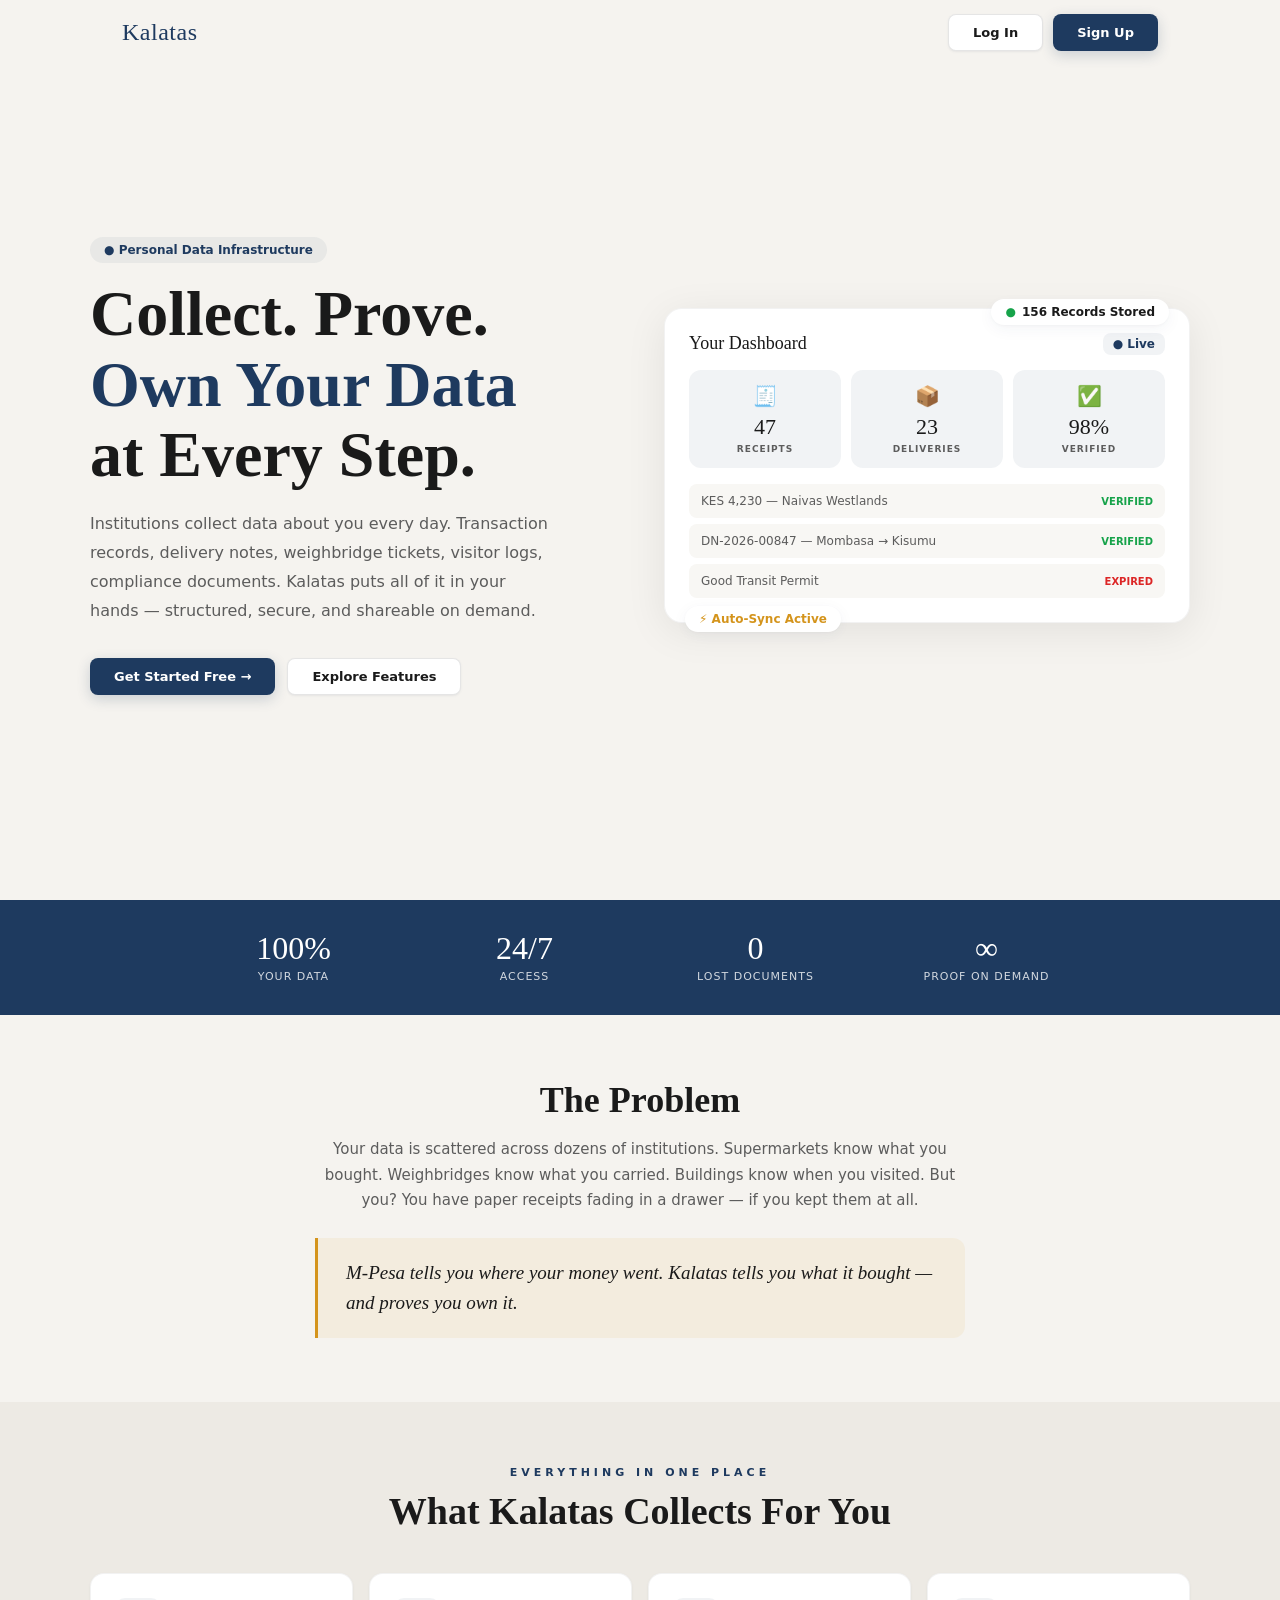
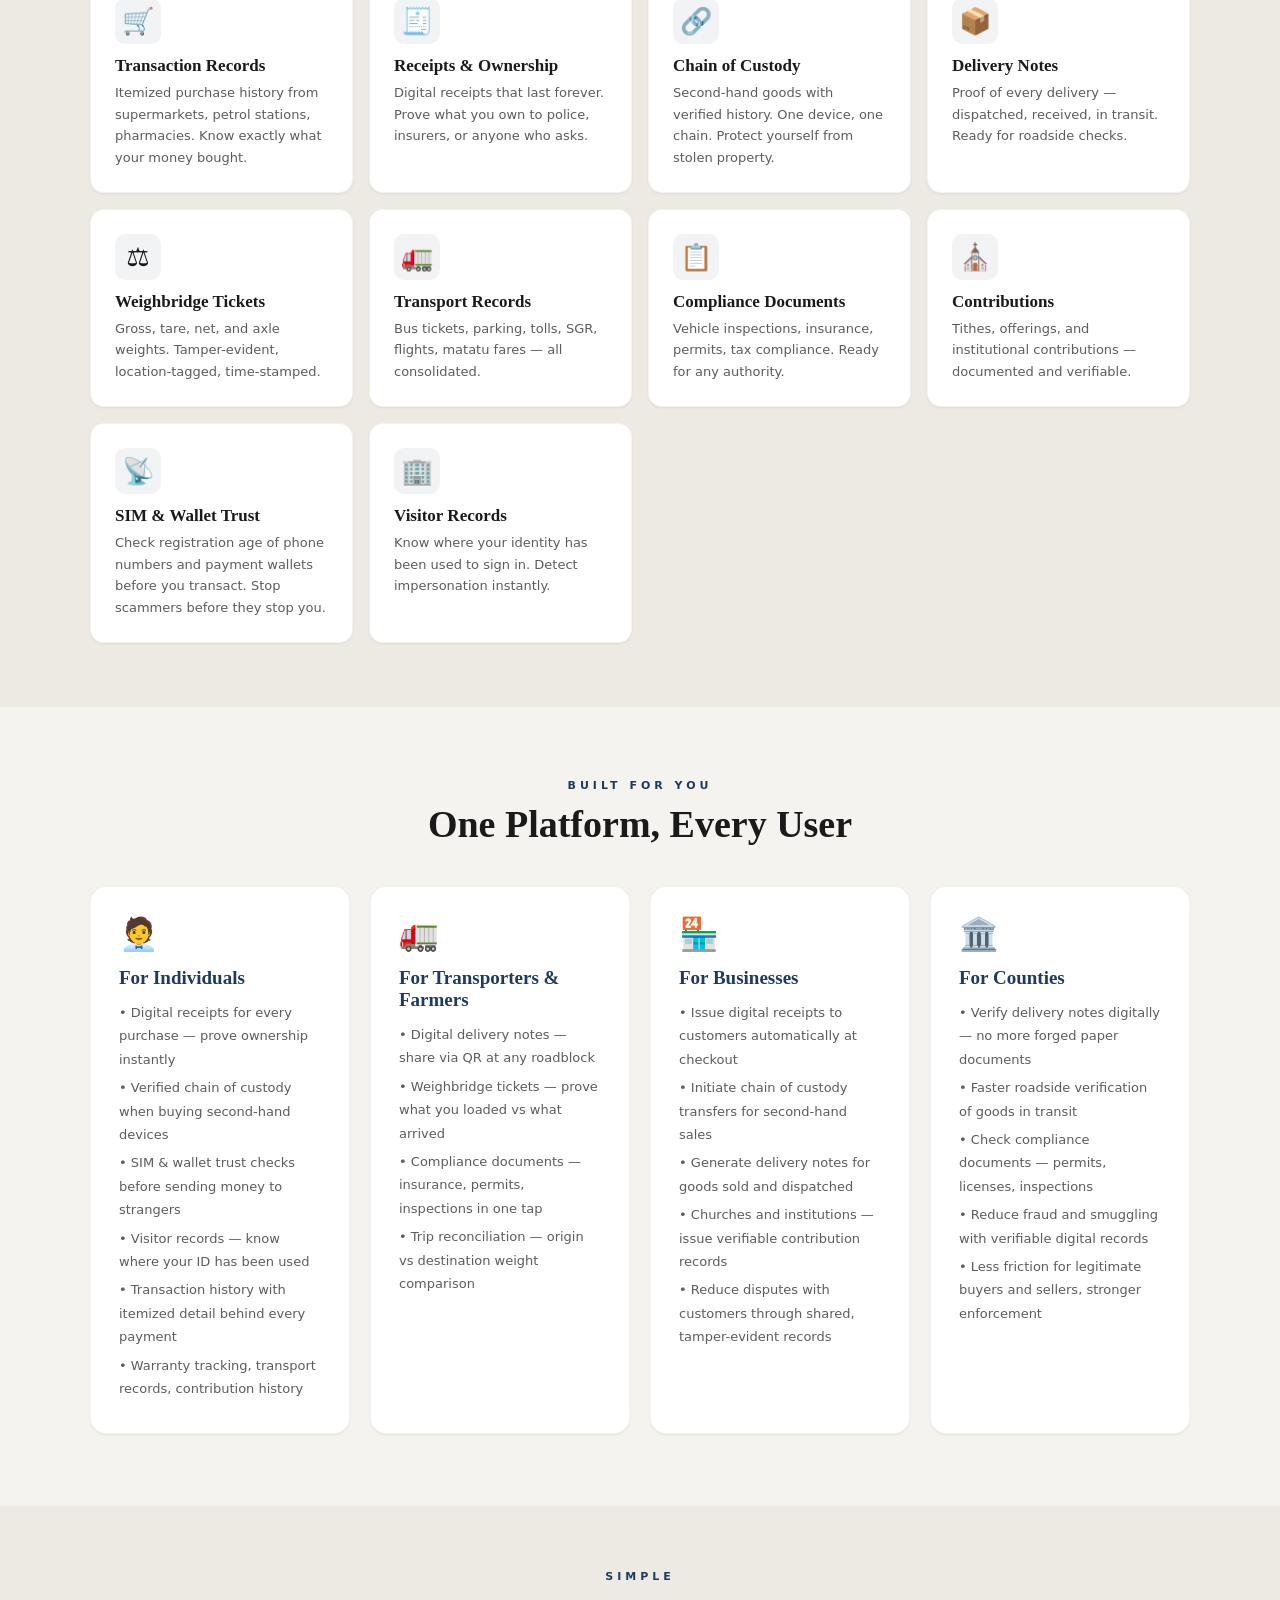
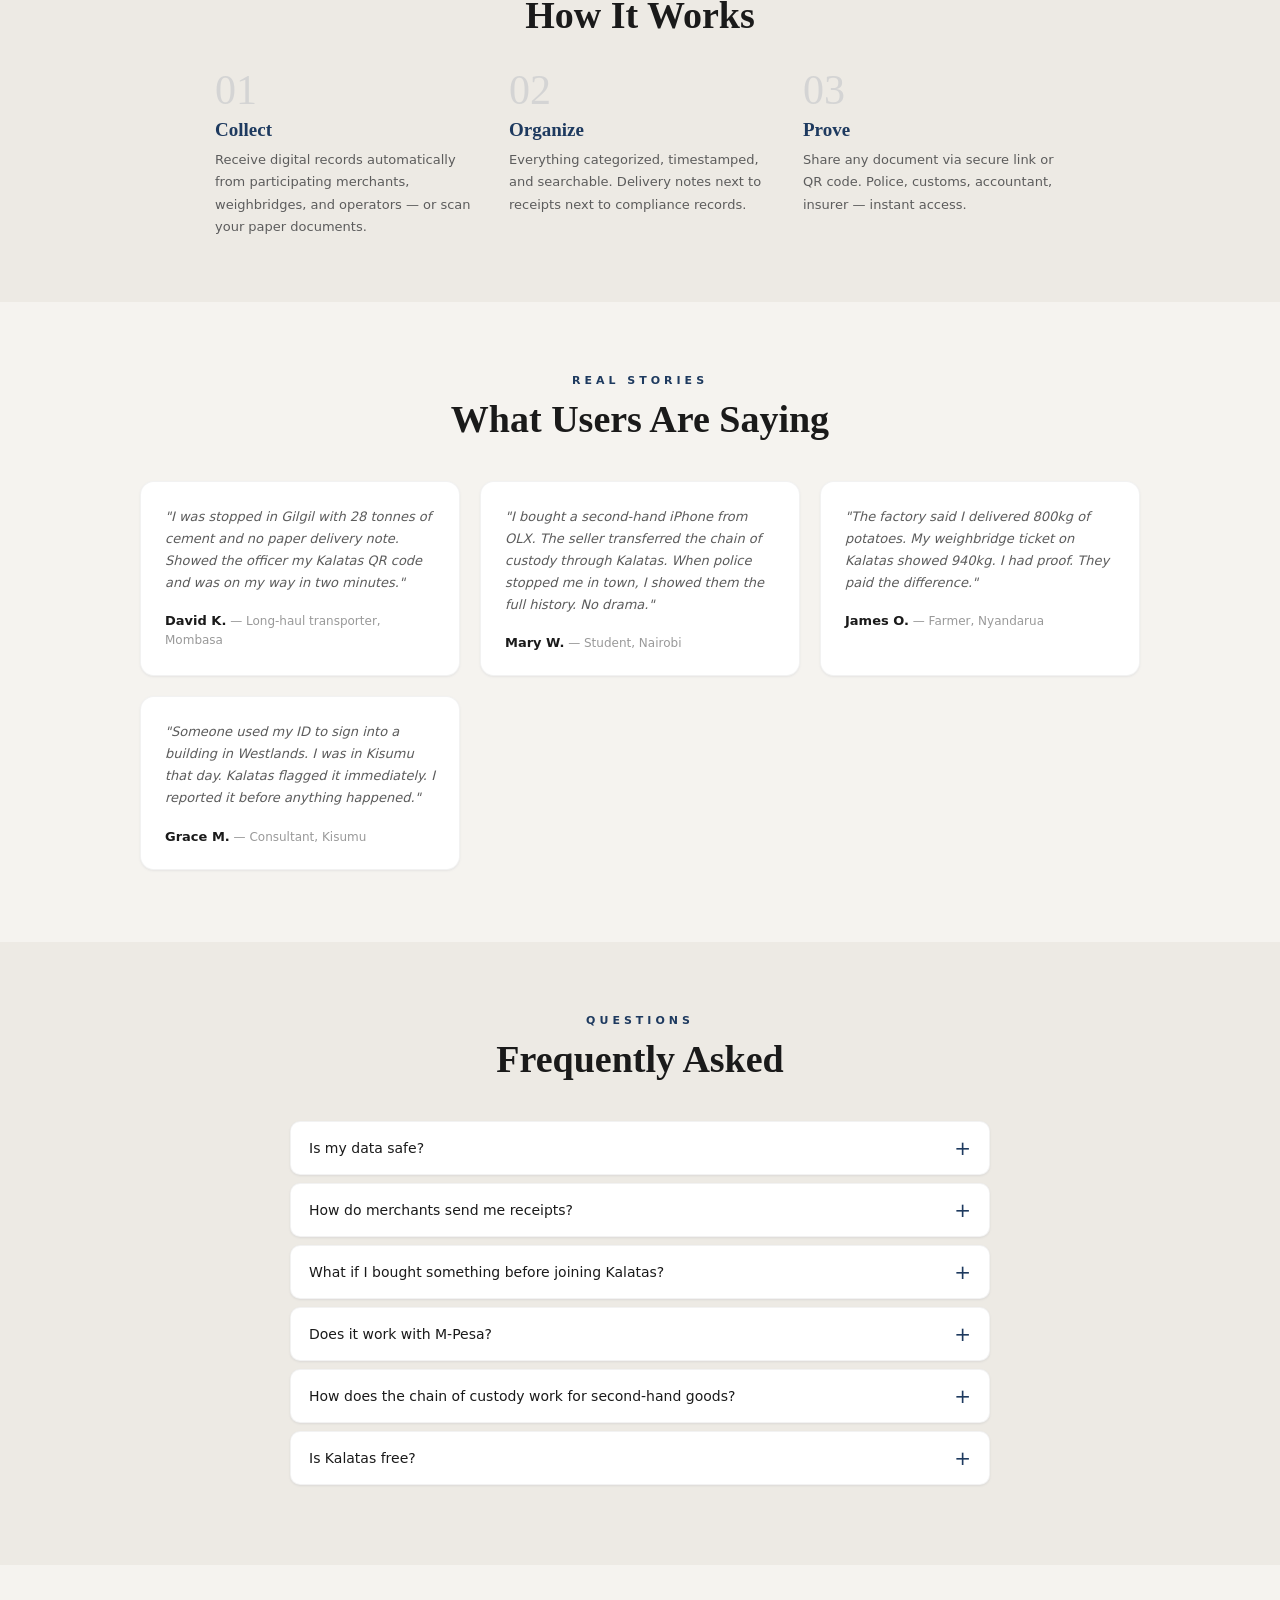
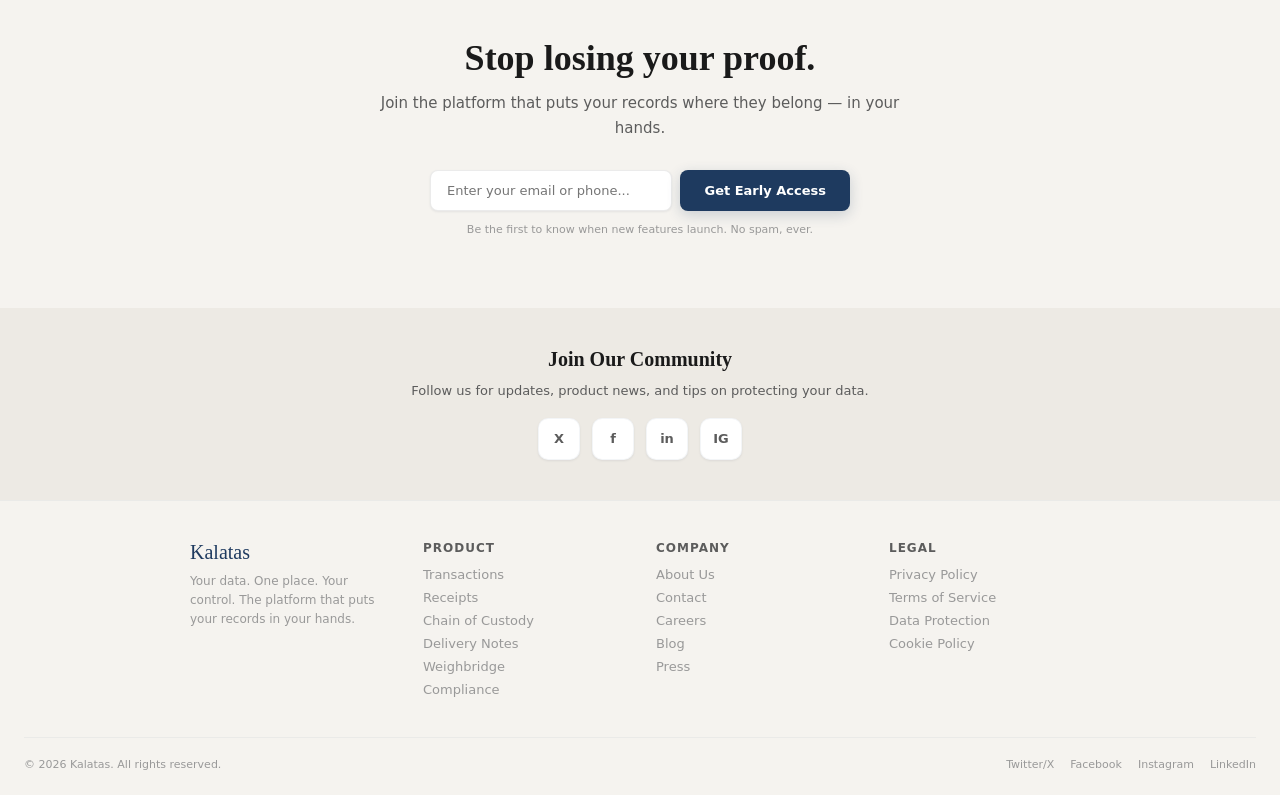
<file: index.html>
<!DOCTYPE html><html lang="en"><head><meta charSet="utf-8"/><meta name="viewport" content="width=device-width, initial-scale=1"/><link rel="stylesheet" href="/_next/static/chunks/2_f56-x1f3j8_.css" data-precedence="next"/><link rel="preload" as="script" fetchPriority="low" href="/_next/static/chunks/3mnluk5jyaslc.js"/><script src="/_next/static/chunks/1r5l5jla39s8a.js" async=""></script><script src="/_next/static/chunks/28dmuxhdbsn6u.js" async=""></script><script src="/_next/static/chunks/turbopack-2u1d16houkiyo.js" async=""></script><script src="/_next/static/chunks/1gly1qru18lzl.js" async=""></script><script src="/_next/static/chunks/2-39t3lzy_4et.js" async=""></script><meta name="theme-color" content="#1E3A5F"/><title>Kalatas — Your data. One place. Your control.</title><meta name="description" content="Personal data infrastructure. Institutions collect data about you every day — transaction records, delivery notes, weighbridge tickets, visitor logs, compliance documents. Kalatas puts all of it in your hands: structured, secure, and shareable on demand."/><meta name="author" content="Kalatas"/><link rel="manifest" href="/manifest.json"/><meta name="keywords" content="personal data infrastructure,digital receipts,chain of custody,delivery notes,weighbridge tickets,compliance documents,proof of ownership,visitor records,Kenya"/><meta name="creator" content="Kalatas"/><meta name="publisher" content="Kalatas"/><meta name="robots" content="index, follow"/><meta property="og:title" content="Kalatas — Your data. One place. Your control."/><meta property="og:description" content="Personal data infrastructure. Institutions collect data about you every day — transaction records, delivery notes, weighbridge tickets, visitor logs, compliance documents. Kalatas puts all of it in your hands: structured, secure, and shareable on demand."/><meta property="og:url" content="https://kalatas.cseco.co.ke/"/><meta property="og:site_name" content="Kalatas"/><meta property="og:locale" content="en_US"/><meta property="og:image" content="https://kalatas.cseco.co.ke/og-image.png"/><meta property="og:image:type" content="image/png"/><meta property="og:image:width" content="1200"/><meta property="og:image:height" content="630"/><meta property="og:image:alt" content="Kalatas — Your data. One place. Your control."/><meta property="og:type" content="website"/><meta name="twitter:card" content="summary_large_image"/><meta name="twitter:title" content="Kalatas — Your data. One place. Your control."/><meta name="twitter:description" content="Personal data infrastructure. Institutions collect data about you every day — transaction records, delivery notes, weighbridge tickets, visitor logs, compliance documents. Kalatas puts all of it in your hands: structured, secure, and shareable on demand."/><meta name="twitter:image" content="https://kalatas.cseco.co.ke/og-image.png"/><link rel="icon" href="/favicon.svg" type="image/svg+xml"/><link rel="icon" href="/favicon.png" type="image/png" sizes="32x32"/><link rel="apple-touch-icon" href="/apple-touch-icon.png"/><script src="/_next/static/chunks/0cz1d0mv5g_q7.js" noModule=""></script></head><body><div hidden=""><!--$--><!--/$--></div><div style="min-height:100vh;background:var(--bg)"><nav style="position:fixed;top:0;left:0;right:0;z-index:100;background:transparent;backdrop-filter:none;border-bottom:1px solid transparent;transition:all .35s"><div style="max-width:1100px;margin:0 auto;padding:0 clamp(1rem,3vw,2rem);display:flex;align-items:center;justify-content:space-between;height:64px"><span style="font-family:var(--se);font-size:24px;color:var(--navy);letter-spacing:0.5px">Kalatas</span><div class="l-btns" style="display:flex;gap:10px"><button style="background:var(--white);color:var(--tx);border:1px solid rgba(0,0,0,0.1);font-family:var(--sa);font-size:13px;font-weight:600;padding:10px 24px;border-radius:8px;cursor:pointer;transform:none;transition:all .15s;box-shadow:var(--shadow)">Log In</button><button style="background:var(--navy);color:#fff;border:none;font-family:var(--sa);font-size:13px;font-weight:600;padding:10px 24px;border-radius:8px;cursor:pointer;transform:none;transition:all .15s;box-shadow:0 4px 14px rgba(30,58,95,0.2)">Sign Up</button></div><button class="l-ham" style="display:none;background:none;border:none;color:var(--navy);font-size:22px;cursor:pointer">☰</button></div></nav><style>@media(max-width:600px){.l-btns{display:none!important}.l-ham{display:flex!important}}</style><section style="min-height:100vh;display:flex;align-items:center;position:relative;padding:6rem 1.5rem 4rem"><div style="max-width:1100px;margin:0 auto;display:grid;grid-template-columns:1fr 1fr;gap:3rem;align-items:center;width:100%" class="hero-grid"><div><div class="afu" style="margin-bottom:16px"><span style="display:inline-flex;align-items:center;gap:6px;padding:6px 14px;border-radius:20px;background:var(--navyLight);color:var(--navy);font-size:12px;font-weight:600">● Personal Data Infrastructure</span></div><h1 style="font-family:var(--se);font-size:clamp(36px,5vw,64px);color:var(--tx);line-height:1.1;animation:fu .8s ease .1s both;margin-bottom:20px">Collect. Prove.<br/><span style="color:var(--navy)">Own Your Data</span><br/>at Every Step.</h1><p style="color:var(--tx2);font-size:clamp(14px,1.6vw,16px);line-height:1.8;max-width:460px;animation:fu .8s ease .3s both;font-weight:400;margin-bottom:32px">Institutions collect data about you every day. Transaction records, delivery notes, weighbridge tickets, visitor logs, compliance documents. Kalatas puts all of it in your hands — structured, secure, and shareable on demand.</p><div style="display:flex;gap:12px;flex-wrap:wrap;animation:fu .8s ease .45s both"><button style="background:var(--navy);color:#fff;border:none;font-family:var(--sa);font-size:13px;font-weight:600;padding:10px 24px;border-radius:8px;cursor:pointer;transform:none;transition:all .15s;box-shadow:0 4px 14px rgba(30,58,95,0.2)">Get Started Free →</button><button style="background:var(--white);color:var(--tx);border:1px solid rgba(0,0,0,0.1);font-family:var(--sa);font-size:13px;font-weight:600;padding:10px 24px;border-radius:8px;cursor:pointer;transform:none;transition:all .15s;box-shadow:var(--shadow)">Explore Features</button></div></div><div style="animation:fu .8s ease .4s both" class="hero-preview"><div style="background:var(--white);border-radius:18px;padding:1.5rem;box-shadow:0 8px 40px rgba(0,0,0,0.08);border:1px solid rgba(0,0,0,0.05);position:relative"><div style="position:absolute;top:-10px;right:20px;background:var(--white);border-radius:20px;padding:6px 14px;box-shadow:var(--shadow2);display:flex;align-items:center;gap:6px;font-size:12px;font-weight:600;color:var(--tx)"><span style="color:var(--green)">●</span> 156 Records Stored</div><div style="font-family:var(--se);font-size:18px;margin-bottom:16px">Your Dashboard <span style="float:right;font-size:12px;color:var(--navy);font-weight:600;font-family:var(--sa);background:var(--navyLight);padding:4px 10px;border-radius:8px">● Live</span></div><div style="display:grid;grid-template-columns:repeat(3,1fr);gap:10px;margin-bottom:16px"><div style="background:var(--navyLight);border-radius:12px;padding:14px 12px;text-align:center"><div style="font-size:20px;margin-bottom:6px">🧾</div><div style="font-family:var(--se);font-size:22px;color:var(--tx)">47</div><div style="font-size:9px;color:var(--tx2);letter-spacing:1px;font-weight:600;margin-top:4px">RECEIPTS</div></div><div style="background:var(--navyLight);border-radius:12px;padding:14px 12px;text-align:center"><div style="font-size:20px;margin-bottom:6px">📦</div><div style="font-family:var(--se);font-size:22px;color:var(--tx)">23</div><div style="font-size:9px;color:var(--tx2);letter-spacing:1px;font-weight:600;margin-top:4px">DELIVERIES</div></div><div style="background:var(--navyLight);border-radius:12px;padding:14px 12px;text-align:center"><div style="font-size:20px;margin-bottom:6px">✅</div><div style="font-family:var(--se);font-size:22px;color:var(--tx)">98%</div><div style="font-size:9px;color:var(--tx2);letter-spacing:1px;font-weight:600;margin-top:4px">VERIFIED</div></div></div><div style="display:flex;flex-direction:column;gap:6px"><div style="display:flex;justify-content:space-between;align-items:center;padding:10px 12px;background:var(--sf2);border-radius:8px;font-size:12px"><span style="color:var(--tx2);font-weight:500">KES 4,230 — Naivas Westlands</span><span style="font-size:10px;font-weight:600;color:var(--green);text-transform:uppercase">verified</span></div><div style="display:flex;justify-content:space-between;align-items:center;padding:10px 12px;background:var(--sf2);border-radius:8px;font-size:12px"><span style="color:var(--tx2);font-weight:500">DN-2026-00847 — Mombasa → Kisumu</span><span style="font-size:10px;font-weight:600;color:var(--green);text-transform:uppercase">verified</span></div><div style="display:flex;justify-content:space-between;align-items:center;padding:10px 12px;background:var(--sf2);border-radius:8px;font-size:12px"><span style="color:var(--tx2);font-weight:500">Good Transit Permit</span><span style="font-size:10px;font-weight:600;color:var(--red);text-transform:uppercase">expired</span></div></div><div style="position:absolute;bottom:-10px;left:20px;background:var(--white);border-radius:20px;padding:6px 14px;box-shadow:var(--shadow2);display:flex;align-items:center;gap:6px;font-size:12px;font-weight:600;color:var(--amber)">⚡ Auto-Sync Active</div></div></div></div><style>@media(max-width:768px){.hero-grid{grid-template-columns:1fr!important}.hero-preview{display:none!important}}</style></section><section style="padding:2rem 1.5rem;background:var(--navy);color:#fff"><div style="max-width:900px;margin:0 auto;display:grid;grid-template-columns:repeat(auto-fit,minmax(150px,1fr));gap:1.5rem;text-align:center"><div><div style="font-family:var(--se);font-size:32px;line-height:1">100%</div><div style="font-size:11px;margin-top:6px;opacity:0.8;letter-spacing:1px;text-transform:uppercase;font-weight:500">Your Data</div></div><div><div style="font-family:var(--se);font-size:32px;line-height:1">24/7</div><div style="font-size:11px;margin-top:6px;opacity:0.8;letter-spacing:1px;text-transform:uppercase;font-weight:500">Access</div></div><div><div style="font-family:var(--se);font-size:32px;line-height:1">0</div><div style="font-size:11px;margin-top:6px;opacity:0.8;letter-spacing:1px;text-transform:uppercase;font-weight:500">Lost Documents</div></div><div><div style="font-family:var(--se);font-size:32px;line-height:1">∞</div><div style="font-size:11px;margin-top:6px;opacity:0.8;letter-spacing:1px;text-transform:uppercase;font-weight:500">Proof on Demand</div></div></div></section><section style="padding:4rem 1.5rem"><div style="max-width:650px;margin:0 auto;text-align:center"><h2 style="font-family:var(--se);font-size:clamp(24px,4vw,36px);margin-bottom:16px">The Problem</h2><p style="color:var(--tx2);font-size:15px;line-height:1.7;font-weight:400;margin-bottom:24px">Your data is scattered across dozens of institutions. Supermarkets know what you bought. Weighbridges know what you carried. Buildings know when you visited. But you? You have paper receipts fading in a drawer — if you kept them at all.</p><div style="border-left:3px solid var(--amber);padding:1.25rem 1.75rem;background:var(--amberLight);border-radius:0 12px 12px 0;text-align:left"><p style="font-family:var(--se);font-size:clamp(15px,2.2vw,19px);font-style:italic;line-height:1.6;color:var(--tx)">M-Pesa tells you where your money went. Kalatas tells you what it bought — and proves you own it.</p></div></div></section><section id="feat" style="padding:4rem 1.5rem;background:var(--bg2)"><div style="max-width:1100px;margin:0 auto"><div style="text-align:center;margin-bottom:2.5rem"><div style="color:var(--navy);font-size:11px;letter-spacing:4px;text-transform:uppercase;font-weight:600;margin-bottom:10px">Everything in one place</div><h2 style="font-family:var(--se);font-size:clamp(24px,4vw,38px)">What Kalatas Collects For You</h2></div><div style="display:grid;grid-template-columns:repeat(auto-fit,minmax(250px,1fr));gap:1rem"><div style="background:var(--white);border:1px solid rgba(0,0,0,0.05);border-radius:14px;padding:1.5rem;animation:fu .55s ease 0.05s both;transition:all .3s;transform:none;box-shadow:var(--shadow);cursor:default"><div style="font-size:26px;margin-bottom:12px;width:46px;height:46px;border-radius:10px;background:var(--navyLight);display:flex;align-items:center;justify-content:center">🛒</div><h3 style="font-family:var(--se);font-size:17px;margin-bottom:6px">Transaction Records</h3><p style="color:var(--tx2);font-size:13px;line-height:1.65;font-weight:400">Itemized purchase history from supermarkets, petrol stations, pharmacies. Know exactly what your money bought.</p></div><div style="background:var(--white);border:1px solid rgba(0,0,0,0.05);border-radius:14px;padding:1.5rem;animation:fu .55s ease 0.1s both;transition:all .3s;transform:none;box-shadow:var(--shadow);cursor:default"><div style="font-size:26px;margin-bottom:12px;width:46px;height:46px;border-radius:10px;background:var(--navyLight);display:flex;align-items:center;justify-content:center">🧾</div><h3 style="font-family:var(--se);font-size:17px;margin-bottom:6px">Receipts &amp; Ownership</h3><p style="color:var(--tx2);font-size:13px;line-height:1.65;font-weight:400">Digital receipts that last forever. Prove what you own to police, insurers, or anyone who asks.</p></div><div style="background:var(--white);border:1px solid rgba(0,0,0,0.05);border-radius:14px;padding:1.5rem;animation:fu .55s ease 0.15s both;transition:all .3s;transform:none;box-shadow:var(--shadow);cursor:default"><div style="font-size:26px;margin-bottom:12px;width:46px;height:46px;border-radius:10px;background:var(--navyLight);display:flex;align-items:center;justify-content:center">🔗</div><h3 style="font-family:var(--se);font-size:17px;margin-bottom:6px">Chain of Custody</h3><p style="color:var(--tx2);font-size:13px;line-height:1.65;font-weight:400">Second-hand goods with verified history. One device, one chain. Protect yourself from stolen property.</p></div><div style="background:var(--white);border:1px solid rgba(0,0,0,0.05);border-radius:14px;padding:1.5rem;animation:fu .55s ease 0.2s both;transition:all .3s;transform:none;box-shadow:var(--shadow);cursor:default"><div style="font-size:26px;margin-bottom:12px;width:46px;height:46px;border-radius:10px;background:var(--navyLight);display:flex;align-items:center;justify-content:center">📦</div><h3 style="font-family:var(--se);font-size:17px;margin-bottom:6px">Delivery Notes</h3><p style="color:var(--tx2);font-size:13px;line-height:1.65;font-weight:400">Proof of every delivery — dispatched, received, in transit. Ready for roadside checks.</p></div><div style="background:var(--white);border:1px solid rgba(0,0,0,0.05);border-radius:14px;padding:1.5rem;animation:fu .55s ease 0.25s both;transition:all .3s;transform:none;box-shadow:var(--shadow);cursor:default"><div style="font-size:26px;margin-bottom:12px;width:46px;height:46px;border-radius:10px;background:var(--navyLight);display:flex;align-items:center;justify-content:center">⚖️</div><h3 style="font-family:var(--se);font-size:17px;margin-bottom:6px">Weighbridge Tickets</h3><p style="color:var(--tx2);font-size:13px;line-height:1.65;font-weight:400">Gross, tare, net, and axle weights. Tamper-evident, location-tagged, time-stamped.</p></div><div style="background:var(--white);border:1px solid rgba(0,0,0,0.05);border-radius:14px;padding:1.5rem;animation:fu .55s ease 0.3s both;transition:all .3s;transform:none;box-shadow:var(--shadow);cursor:default"><div style="font-size:26px;margin-bottom:12px;width:46px;height:46px;border-radius:10px;background:var(--navyLight);display:flex;align-items:center;justify-content:center">🚛</div><h3 style="font-family:var(--se);font-size:17px;margin-bottom:6px">Transport Records</h3><p style="color:var(--tx2);font-size:13px;line-height:1.65;font-weight:400">Bus tickets, parking, tolls, SGR, flights, matatu fares — all consolidated.</p></div><div style="background:var(--white);border:1px solid rgba(0,0,0,0.05);border-radius:14px;padding:1.5rem;animation:fu .55s ease 0.35s both;transition:all .3s;transform:none;box-shadow:var(--shadow);cursor:default"><div style="font-size:26px;margin-bottom:12px;width:46px;height:46px;border-radius:10px;background:var(--navyLight);display:flex;align-items:center;justify-content:center">📋</div><h3 style="font-family:var(--se);font-size:17px;margin-bottom:6px">Compliance Documents</h3><p style="color:var(--tx2);font-size:13px;line-height:1.65;font-weight:400">Vehicle inspections, insurance, permits, tax compliance. Ready for any authority.</p></div><div style="background:var(--white);border:1px solid rgba(0,0,0,0.05);border-radius:14px;padding:1.5rem;animation:fu .55s ease 0.4s both;transition:all .3s;transform:none;box-shadow:var(--shadow);cursor:default"><div style="font-size:26px;margin-bottom:12px;width:46px;height:46px;border-radius:10px;background:var(--navyLight);display:flex;align-items:center;justify-content:center">⛪</div><h3 style="font-family:var(--se);font-size:17px;margin-bottom:6px">Contributions</h3><p style="color:var(--tx2);font-size:13px;line-height:1.65;font-weight:400">Tithes, offerings, and institutional contributions — documented and verifiable.</p></div><div style="background:var(--white);border:1px solid rgba(0,0,0,0.05);border-radius:14px;padding:1.5rem;animation:fu .55s ease 0.45s both;transition:all .3s;transform:none;box-shadow:var(--shadow);cursor:default"><div style="font-size:26px;margin-bottom:12px;width:46px;height:46px;border-radius:10px;background:var(--navyLight);display:flex;align-items:center;justify-content:center">📡</div><h3 style="font-family:var(--se);font-size:17px;margin-bottom:6px">SIM &amp; Wallet Trust</h3><p style="color:var(--tx2);font-size:13px;line-height:1.65;font-weight:400">Check registration age of phone numbers and payment wallets before you transact. Stop scammers before they stop you.</p></div><div style="background:var(--white);border:1px solid rgba(0,0,0,0.05);border-radius:14px;padding:1.5rem;animation:fu .55s ease 0.5s both;transition:all .3s;transform:none;box-shadow:var(--shadow);cursor:default"><div style="font-size:26px;margin-bottom:12px;width:46px;height:46px;border-radius:10px;background:var(--navyLight);display:flex;align-items:center;justify-content:center">🏢</div><h3 style="font-family:var(--se);font-size:17px;margin-bottom:6px">Visitor Records</h3><p style="color:var(--tx2);font-size:13px;line-height:1.65;font-weight:400">Know where your identity has been used to sign in. Detect impersonation instantly.</p></div></div></div></section><section style="padding:4.5rem 1.5rem"><div style="max-width:1100px;margin:0 auto"><div style="text-align:center;margin-bottom:2.5rem"><div style="color:var(--navy);font-size:11px;letter-spacing:4px;text-transform:uppercase;font-weight:600;margin-bottom:10px">Built for you</div><h2 style="font-family:var(--se);font-size:clamp(24px,4vw,38px)">One Platform, Every User</h2></div><div style="display:grid;grid-template-columns:repeat(auto-fit,minmax(250px,1fr));gap:1.25rem"><div style="background:var(--white);border:1px solid rgba(0,0,0,0.05);border-radius:16px;padding:1.75rem;box-shadow:var(--shadow)"><div style="font-size:32px;margin-bottom:14px">🧑‍💼</div><h3 style="font-family:var(--se);font-size:19px;margin-bottom:12px;color:var(--navy)">For Individuals</h3><div style="color:var(--tx2);font-size:13px;line-height:1.8;font-weight:400"><div style="margin-bottom:5px">• <!-- -->Digital receipts for every purchase — prove ownership instantly</div><div style="margin-bottom:5px">• <!-- -->Verified chain of custody when buying second-hand devices</div><div style="margin-bottom:5px">• <!-- -->SIM &amp; wallet trust checks before sending money to strangers</div><div style="margin-bottom:5px">• <!-- -->Visitor records — know where your ID has been used</div><div style="margin-bottom:5px">• <!-- -->Transaction history with itemized detail behind every payment</div><div style="margin-bottom:5px">• <!-- -->Warranty tracking, transport records, contribution history</div></div></div><div style="background:var(--white);border:1px solid rgba(0,0,0,0.05);border-radius:16px;padding:1.75rem;box-shadow:var(--shadow)"><div style="font-size:32px;margin-bottom:14px">🚛</div><h3 style="font-family:var(--se);font-size:19px;margin-bottom:12px;color:var(--navy)">For Transporters &amp; Farmers</h3><div style="color:var(--tx2);font-size:13px;line-height:1.8;font-weight:400"><div style="margin-bottom:5px">• <!-- -->Digital delivery notes — share via QR at any roadblock</div><div style="margin-bottom:5px">• <!-- -->Weighbridge tickets — prove what you loaded vs what arrived</div><div style="margin-bottom:5px">• <!-- -->Compliance documents — insurance, permits, inspections in one tap</div><div style="margin-bottom:5px">• <!-- -->Trip reconciliation — origin vs destination weight comparison</div></div></div><div style="background:var(--white);border:1px solid rgba(0,0,0,0.05);border-radius:16px;padding:1.75rem;box-shadow:var(--shadow)"><div style="font-size:32px;margin-bottom:14px">🏪</div><h3 style="font-family:var(--se);font-size:19px;margin-bottom:12px;color:var(--navy)">For Businesses</h3><div style="color:var(--tx2);font-size:13px;line-height:1.8;font-weight:400"><div style="margin-bottom:5px">• <!-- -->Issue digital receipts to customers automatically at checkout</div><div style="margin-bottom:5px">• <!-- -->Initiate chain of custody transfers for second-hand sales</div><div style="margin-bottom:5px">• <!-- -->Generate delivery notes for goods sold and dispatched</div><div style="margin-bottom:5px">• <!-- -->Churches and institutions — issue verifiable contribution records</div><div style="margin-bottom:5px">• <!-- -->Reduce disputes with customers through shared, tamper-evident records</div></div></div><div style="background:var(--white);border:1px solid rgba(0,0,0,0.05);border-radius:16px;padding:1.75rem;box-shadow:var(--shadow)"><div style="font-size:32px;margin-bottom:14px">🏛️</div><h3 style="font-family:var(--se);font-size:19px;margin-bottom:12px;color:var(--navy)">For Counties</h3><div style="color:var(--tx2);font-size:13px;line-height:1.8;font-weight:400"><div style="margin-bottom:5px">• <!-- -->Verify delivery notes digitally — no more forged paper documents</div><div style="margin-bottom:5px">• <!-- -->Faster roadside verification of goods in transit</div><div style="margin-bottom:5px">• <!-- -->Check compliance documents — permits, licenses, inspections</div><div style="margin-bottom:5px">• <!-- -->Reduce fraud and smuggling with verifiable digital records</div><div style="margin-bottom:5px">• <!-- -->Less friction for legitimate buyers and sellers, stronger enforcement</div></div></div></div></div></section><section style="padding:4rem 1.5rem;background:var(--bg2)"><div style="max-width:850px;margin:0 auto"><div style="text-align:center;margin-bottom:2rem"><div style="color:var(--navy);font-size:11px;letter-spacing:4px;text-transform:uppercase;font-weight:600;margin-bottom:10px">Simple</div><h2 style="font-family:var(--se);font-size:clamp(24px,4vw,38px)">How It Works</h2></div><div style="display:grid;grid-template-columns:repeat(auto-fit,minmax(210px,1fr));gap:2rem"><div style="animation:fu .55s ease 0.1s both"><div style="font-family:var(--se);font-size:42px;color:rgba(30,58,95,0.12);line-height:1;margin-bottom:8px">01</div><h3 style="font-family:var(--se);font-size:19px;margin-bottom:8px;color:var(--navy)">Collect</h3><p style="color:var(--tx2);font-size:13px;line-height:1.7;font-weight:400">Receive digital records automatically from participating merchants, weighbridges, and operators — or scan your paper documents.</p></div><div style="animation:fu .55s ease 0.22s both"><div style="font-family:var(--se);font-size:42px;color:rgba(30,58,95,0.12);line-height:1;margin-bottom:8px">02</div><h3 style="font-family:var(--se);font-size:19px;margin-bottom:8px;color:var(--navy)">Organize</h3><p style="color:var(--tx2);font-size:13px;line-height:1.7;font-weight:400">Everything categorized, timestamped, and searchable. Delivery notes next to receipts next to compliance records.</p></div><div style="animation:fu .55s ease 0.33999999999999997s both"><div style="font-family:var(--se);font-size:42px;color:rgba(30,58,95,0.12);line-height:1;margin-bottom:8px">03</div><h3 style="font-family:var(--se);font-size:19px;margin-bottom:8px;color:var(--navy)">Prove</h3><p style="color:var(--tx2);font-size:13px;line-height:1.7;font-weight:400">Share any document via secure link or QR code. Police, customs, accountant, insurer — instant access.</p></div></div></div></section><section style="padding:4.5rem 1.5rem"><div style="max-width:1000px;margin:0 auto"><div style="text-align:center;margin-bottom:2.5rem"><div style="color:var(--navy);font-size:11px;letter-spacing:4px;text-transform:uppercase;font-weight:600;margin-bottom:10px">Real stories</div><h2 style="font-family:var(--se);font-size:clamp(24px,4vw,38px)">What Users Are Saying</h2></div><div style="display:grid;grid-template-columns:repeat(auto-fit,minmax(260px,1fr));gap:1.25rem"><div style="background:var(--white);border:1px solid rgba(0,0,0,0.05);border-radius:14px;padding:1.5rem;box-shadow:var(--shadow);animation:fu .5s ease 0.1s both"><p style="color:var(--tx2);font-size:13px;line-height:1.7;font-weight:400;font-style:italic;margin-bottom:16px">&quot;I was stopped in Gilgil with 28 tonnes of cement and no paper delivery note. Showed the officer my Kalatas QR code and was on my way in two minutes.&quot;</p><div><span style="font-weight:600;font-size:13px;color:var(--tx)">David K.</span><span style="color:var(--tx3);font-size:12px;font-weight:400"> — Long-haul transporter, Mombasa</span></div></div><div style="background:var(--white);border:1px solid rgba(0,0,0,0.05);border-radius:14px;padding:1.5rem;box-shadow:var(--shadow);animation:fu .5s ease 0.2s both"><p style="color:var(--tx2);font-size:13px;line-height:1.7;font-weight:400;font-style:italic;margin-bottom:16px">&quot;I bought a second-hand iPhone from OLX. The seller transferred the chain of custody through Kalatas. When police stopped me in town, I showed them the full history. No drama.&quot;</p><div><span style="font-weight:600;font-size:13px;color:var(--tx)">Mary W.</span><span style="color:var(--tx3);font-size:12px;font-weight:400"> — Student, Nairobi</span></div></div><div style="background:var(--white);border:1px solid rgba(0,0,0,0.05);border-radius:14px;padding:1.5rem;box-shadow:var(--shadow);animation:fu .5s ease 0.30000000000000004s both"><p style="color:var(--tx2);font-size:13px;line-height:1.7;font-weight:400;font-style:italic;margin-bottom:16px">&quot;The factory said I delivered 800kg of potatoes. My weighbridge ticket on Kalatas showed 940kg. I had proof. They paid the difference.&quot;</p><div><span style="font-weight:600;font-size:13px;color:var(--tx)">James O.</span><span style="color:var(--tx3);font-size:12px;font-weight:400"> — Farmer, Nyandarua</span></div></div><div style="background:var(--white);border:1px solid rgba(0,0,0,0.05);border-radius:14px;padding:1.5rem;box-shadow:var(--shadow);animation:fu .5s ease 0.4s both"><p style="color:var(--tx2);font-size:13px;line-height:1.7;font-weight:400;font-style:italic;margin-bottom:16px">&quot;Someone used my ID to sign into a building in Westlands. I was in Kisumu that day. Kalatas flagged it immediately. I reported it before anything happened.&quot;</p><div><span style="font-weight:600;font-size:13px;color:var(--tx)">Grace M.</span><span style="color:var(--tx3);font-size:12px;font-weight:400"> — Consultant, Kisumu</span></div></div></div></div></section><section style="padding:4.5rem 1.5rem;background:var(--bg2)"><div style="max-width:700px;margin:0 auto"><div style="text-align:center;margin-bottom:2.5rem"><div style="color:var(--navy);font-size:11px;letter-spacing:4px;text-transform:uppercase;font-weight:600;margin-bottom:10px">Questions</div><h2 style="font-family:var(--se);font-size:clamp(24px,4vw,38px)">Frequently Asked</h2></div><details style="margin-bottom:8px;background:var(--white);border:1px solid rgba(0,0,0,0.05);border-radius:10px;overflow:hidden;box-shadow:var(--shadow)"><summary style="padding:14px 18px;cursor:pointer;font-weight:500;font-size:14px;color:var(--tx);list-style:none;display:flex;justify-content:space-between;align-items:center">Is my data safe?<span class="faq-plus" style="color:var(--navy);font-size:20px;flex-shrink:0;margin-left:12px;transition:transform .2s;font-weight:300">+</span></summary><div style="padding:0 18px 14px;color:var(--tx2);font-size:13px;line-height:1.7;font-weight:400">Your records are encrypted and stored securely. Only you control who sees your data. You can share specific documents via secure links that you can revoke at any time.</div></details><details style="margin-bottom:8px;background:var(--white);border:1px solid rgba(0,0,0,0.05);border-radius:10px;overflow:hidden;box-shadow:var(--shadow)"><summary style="padding:14px 18px;cursor:pointer;font-weight:500;font-size:14px;color:var(--tx);list-style:none;display:flex;justify-content:space-between;align-items:center">How do merchants send me receipts?<span class="faq-plus" style="color:var(--navy);font-size:20px;flex-shrink:0;margin-left:12px;transition:transform .2s;font-weight:300">+</span></summary><div style="padding:0 18px 14px;color:var(--tx2);font-size:13px;line-height:1.7;font-weight:400">Participating merchants send digital receipts automatically at checkout, linked to your phone number or Kalatas account. You can also scan paper receipts to digitize them.</div></details><details style="margin-bottom:8px;background:var(--white);border:1px solid rgba(0,0,0,0.05);border-radius:10px;overflow:hidden;box-shadow:var(--shadow)"><summary style="padding:14px 18px;cursor:pointer;font-weight:500;font-size:14px;color:var(--tx);list-style:none;display:flex;justify-content:space-between;align-items:center">What if I bought something before joining Kalatas?<span class="faq-plus" style="color:var(--navy);font-size:20px;flex-shrink:0;margin-left:12px;transition:transform .2s;font-weight:300">+</span></summary><div style="padding:0 18px 14px;color:var(--tx2);font-size:13px;line-height:1.7;font-weight:400">You can scan and upload any existing paper receipts. For electronics, if the original purchase was tax-compliant, we can verify it against KRA records.</div></details><details style="margin-bottom:8px;background:var(--white);border:1px solid rgba(0,0,0,0.05);border-radius:10px;overflow:hidden;box-shadow:var(--shadow)"><summary style="padding:14px 18px;cursor:pointer;font-weight:500;font-size:14px;color:var(--tx);list-style:none;display:flex;justify-content:space-between;align-items:center">Does it work with M-Pesa?<span class="faq-plus" style="color:var(--navy);font-size:20px;flex-shrink:0;margin-left:12px;transition:transform .2s;font-weight:300">+</span></summary><div style="padding:0 18px 14px;color:var(--tx2);font-size:13px;line-height:1.7;font-weight:400">Kalatas complements M-Pesa. While M-Pesa shows you paid KES 4,200 to Naivas, Kalatas shows you the 14 items you actually bought. They work together, not as replacements.</div></details><details style="margin-bottom:8px;background:var(--white);border:1px solid rgba(0,0,0,0.05);border-radius:10px;overflow:hidden;box-shadow:var(--shadow)"><summary style="padding:14px 18px;cursor:pointer;font-weight:500;font-size:14px;color:var(--tx);list-style:none;display:flex;justify-content:space-between;align-items:center">How does the chain of custody work for second-hand goods?<span class="faq-plus" style="color:var(--navy);font-size:20px;flex-shrink:0;margin-left:12px;transition:transform .2s;font-weight:300">+</span></summary><div style="padding:0 18px 14px;color:var(--tx2);font-size:13px;line-height:1.7;font-weight:400">When you sell a device, the original receipt and a new transfer receipt are both recorded. The buyer gets a verified chain of ownership. One device can only have one active chain — preventing fraud.</div></details><details style="margin-bottom:8px;background:var(--white);border:1px solid rgba(0,0,0,0.05);border-radius:10px;overflow:hidden;box-shadow:var(--shadow)"><summary style="padding:14px 18px;cursor:pointer;font-weight:500;font-size:14px;color:var(--tx);list-style:none;display:flex;justify-content:space-between;align-items:center">Is Kalatas free?<span class="faq-plus" style="color:var(--navy);font-size:20px;flex-shrink:0;margin-left:12px;transition:transform .2s;font-weight:300">+</span></summary><div style="padding:0 18px 14px;color:var(--tx2);font-size:13px;line-height:1.7;font-weight:400">The basic version is free for individuals. We offer premium features for businesses, fleet operators, and high-volume users. Early adopters receive special rates.</div></details></div></section><section style="padding:4.5rem 1.5rem"><div style="max-width:520px;margin:0 auto;text-align:center"><h2 style="font-family:var(--se);font-size:clamp(24px,4vw,36px);margin-bottom:12px">Stop losing your proof.</h2><p style="color:var(--tx2);font-size:15px;margin-bottom:28px;line-height:1.7;font-weight:400">Join the platform that puts your records where they belong — in your hands.</p><div style="display:flex;gap:8px;max-width:420px;margin:0 auto;margin-bottom:12px"><input placeholder="Enter your email or phone..." style="flex:1;padding:12px 16px;border-radius:8px;background:var(--white);border:1px solid rgba(0,0,0,0.08);color:var(--tx);font-family:var(--sa);font-size:13px;box-shadow:var(--shadow)"/><button style="background:var(--navy);color:#fff;border:none;font-family:var(--sa);font-size:13px;font-weight:600;padding:10px 24px;border-radius:8px;cursor:pointer;transform:none;transition:all .15s;box-shadow:0 4px 14px rgba(30,58,95,0.2);white-space:nowrap">Get Early Access</button></div><p style="color:var(--tx3);font-size:11px;font-weight:400">Be the first to know when new features launch. No spam, ever.</p></div></section><section style="padding:2.5rem 1.5rem;background:var(--bg2)"><div style="max-width:500px;margin:0 auto;text-align:center"><h3 style="font-family:var(--se);font-size:20px;margin-bottom:12px">Join Our Community</h3><p style="color:var(--tx2);font-size:13px;margin-bottom:20px;font-weight:400">Follow us for updates, product news, and tips on protecting your data.</p><div style="display:flex;gap:12px;justify-content:center"><a href="#" style="width:42px;height:42px;border-radius:10px;background:var(--white);border:1px solid rgba(30,58,95,0.05);display:flex;align-items:center;justify-content:center;color:var(--tx2);font-size:13px;font-weight:600;text-decoration:none;box-shadow:var(--shadow);transition:all .2s">X</a><a href="#" style="width:42px;height:42px;border-radius:10px;background:var(--white);border:1px solid rgba(30,58,95,0.05);display:flex;align-items:center;justify-content:center;color:var(--tx2);font-size:13px;font-weight:600;text-decoration:none;box-shadow:var(--shadow);transition:all .2s">f</a><a href="#" style="width:42px;height:42px;border-radius:10px;background:var(--white);border:1px solid rgba(30,58,95,0.05);display:flex;align-items:center;justify-content:center;color:var(--tx2);font-size:13px;font-weight:600;text-decoration:none;box-shadow:var(--shadow);transition:all .2s">in</a><a href="#" style="width:42px;height:42px;border-radius:10px;background:var(--white);border:1px solid rgba(30,58,95,0.05);display:flex;align-items:center;justify-content:center;color:var(--tx2);font-size:13px;font-weight:600;text-decoration:none;box-shadow:var(--shadow);transition:all .2s">IG</a></div></div></section><footer style="padding:2.5rem 1.5rem 1.5rem;border-top:1px solid rgba(30,58,95,0.05);background:var(--bg)"><div style="max-width:900px;margin:0 auto;display:grid;grid-template-columns:repeat(auto-fit,minmax(180px,1fr));gap:2rem;margin-bottom:2rem"><div><span style="font-family:var(--se);font-size:20px;color:var(--navy)">Kalatas</span><p style="color:var(--tx3);font-size:12px;margin-top:8px;line-height:1.6;font-weight:400">Your data. One place. Your control. The platform that puts your records in your hands.</p></div><div><h4 style="font-size:12px;color:var(--tx2);text-transform:uppercase;letter-spacing:1px;margin-bottom:12px;font-weight:600">Product</h4><div style="font-size:13px;color:var(--tx3);margin-bottom:8px;font-weight:400;cursor:pointer">Transactions</div><div style="font-size:13px;color:var(--tx3);margin-bottom:8px;font-weight:400;cursor:pointer">Receipts</div><div style="font-size:13px;color:var(--tx3);margin-bottom:8px;font-weight:400;cursor:pointer">Chain of Custody</div><div style="font-size:13px;color:var(--tx3);margin-bottom:8px;font-weight:400;cursor:pointer">Delivery Notes</div><div style="font-size:13px;color:var(--tx3);margin-bottom:8px;font-weight:400;cursor:pointer">Weighbridge</div><div style="font-size:13px;color:var(--tx3);margin-bottom:8px;font-weight:400;cursor:pointer">Compliance</div></div><div><h4 style="font-size:12px;color:var(--tx2);text-transform:uppercase;letter-spacing:1px;margin-bottom:12px;font-weight:600">Company</h4><div style="font-size:13px;color:var(--tx3);margin-bottom:8px;font-weight:400;cursor:pointer">About Us</div><div style="font-size:13px;color:var(--tx3);margin-bottom:8px;font-weight:400;cursor:pointer">Contact</div><div style="font-size:13px;color:var(--tx3);margin-bottom:8px;font-weight:400;cursor:pointer">Careers</div><div style="font-size:13px;color:var(--tx3);margin-bottom:8px;font-weight:400;cursor:pointer">Blog</div><div style="font-size:13px;color:var(--tx3);margin-bottom:8px;font-weight:400;cursor:pointer">Press</div></div><div><h4 style="font-size:12px;color:var(--tx2);text-transform:uppercase;letter-spacing:1px;margin-bottom:12px;font-weight:600">Legal</h4><div style="font-size:13px;color:var(--tx3);margin-bottom:8px;font-weight:400;cursor:pointer">Privacy Policy</div><div style="font-size:13px;color:var(--tx3);margin-bottom:8px;font-weight:400;cursor:pointer">Terms of Service</div><div style="font-size:13px;color:var(--tx3);margin-bottom:8px;font-weight:400;cursor:pointer">Data Protection</div><div style="font-size:13px;color:var(--tx3);margin-bottom:8px;font-weight:400;cursor:pointer">Cookie Policy</div></div></div><div style="border-top:1px solid rgba(30,58,95,0.05);padding-top:1.25rem;display:flex;justify-content:space-between;align-items:center;flex-wrap:wrap;gap:12px"><div style="color:var(--tx3);font-size:11px">© 2026 Kalatas. All rights reserved.</div><div style="display:flex;gap:16px"><a href="#" style="color:var(--tx3);font-size:11px;text-decoration:none">Twitter/X</a><a href="#" style="color:var(--tx3);font-size:11px;text-decoration:none">Facebook</a><a href="#" style="color:var(--tx3);font-size:11px;text-decoration:none">Instagram</a><a href="#" style="color:var(--tx3);font-size:11px;text-decoration:none">LinkedIn</a></div></div></footer></div><!--$--><!--/$--><script id="_R_">(globalThis["TURBOPACK"] || (globalThis["TURBOPACK"] = [])).push({"otherChunks":["static/chunks/3mnluk5jyaslc.js","static/chunks/1r5l5jla39s8a.js","static/chunks/28dmuxhdbsn6u.js"],"runtimeModuleIds":[14120]});</script><script src="/_next/static/chunks/3mnluk5jyaslc.js" async=""></script><script>(self.__next_f=self.__next_f||[]).push([0])</script><script>self.__next_f.push([1,"1:\"$Sreact.fragment\"\n2:\"/_next/static/chunks/1gly1qru18lzl.js\"\n3:I[63,[\"$2\"],\"default\"]\n4:I[4976,[\"$2\"],\"default\"]\n6:I[4224,[\"$2\"],\"ClientPageRoot\"]\n7:\"/_next/static/chunks/2-39t3lzy_4et.js\"\n8:I[52683,[\"$2\",\"$7\"],\"default\"]\nb:I[40896,[\"$2\"],\"OutletBoundary\"]\nc:\"$Sreact.suspense\"\ne:\"ViewportBoundary\"\nf:I[40896,[\"$2\"],\"$e\"]\n11:\"MetadataBoundary\"\n12:I[40896,[\"$2\"],\"$11\"]\n14:I[58065,[\"$2\"],\"default\",1]\n:HL[\"/_next/static/chunks/2_f56-x1f3j8_.css\",\"style\"]\n5:[[\"children\",{\"s\":\"__PAGE__\",\"h\":512,\"d\":{\"r\":[\"$\",\"$1\",\"c\",{\"children\":[[\"$\",\"$L6\",null,{\"Component\":\"$8\",\"serverProvidedParams\":{\"searchParams\":{},\"params\":{},\"promises\":[\"$@9\",\"$@a\"]}}],[[\"$\",\"script\",\"script-0\",{\"src\":\"/_next/static/chunks/2-39t3lzy_4et.js\",\"async\":true,\"nonce\":\"$undefined\"}]],[\"$\",\"$Lb\",null,{\"children\":[\"$\",\"$c\",null,{\"name\":\"Next.MetadataOutlet\",\"children\":\"$@d\"}]}]]}],\"p\":false,\"v\":null}}]]\n0:{\"P\":null,\"c\":[\"\",\"\"],\"q\":\"\",\"i\":false,\"t\":{\"t\":{\"s\":\"\",\"h\":528,\"d\":{\"r\":[\"$\",\"$1\",\"c\",{\"children\":[[[\"$\",\"link\",\"0\",{\"rel\":\"stylesheet\",\"href\":\"/_next/static/chunks/2_f56-x1f3j8_.css\",\"precedence\":\"next\",\"crossOrigin\":\"$undefined\",\"nonce\":\"$undefined\"}],[\"$\",\"script\",\"script-0\",{\"src\":\"/_next/static/chunks/1gly1qru18lzl.js\",\"async\":true,\"nonce\":\"$undefined\"}]],[\"$\",\"html\",null,{\"lang\":\"en\",\"children\":[\"$\",\"body\",null,{\"children\":[\"$\",\"$L3\",null,{\"parallelRouterKey\":\"children\",\"error\":\"$undefined\",\"errorStyles\":\"$undefined\",\"errorScripts\":\"$undefined\",\"template\":[\"$\",\"$L4\",null,{}],\"templateStyles\":\"$undefined\",\"templateScripts\":\"$undefined\",\"notFound\":[[[\"$\",\"title\",null,{\"children\":\"404: This page could not be found.\"}],[\"$\",\"div\",null,{\"style\":{\"fontFamily\":\"system-ui,\\\"Segoe UI\\\",Roboto,Helvetica,Arial,sans-serif,\\\"Apple Color Emoji\\\",\\\"Segoe UI Emoji\\\"\",\"height\":\"100vh\",\"textAlign\":\"center\",\"display\":\"flex\",\"flexDirection\":\"column\",\"alignItems\":\"center\",\"justifyContent\":\"center\"},\"children\":[\"$\",\"div\",null,{\"children\":[[\"$\",\"style\",null,{\"dangerouslySetInnerHTML\":{\"__html\":\"body{color:#000;background:#fff;margin:0}.next-error-h1{border-right:1px solid rgba(0,0,0,.3)}@media (prefers-color-scheme:dark){body{color:#fff;background:#000}.next-error-h1{border-right:1px solid rgba(255,255,255,.3)}}\"}}],[\"$\",\"h1\",null,{\"className\":\"next-error-h1\",\"style\":{\"display\":\"inline-block\",\"margin\":\"0 20px 0 0\",\"padding\":\"0 23px 0 0\",\"fontSize\":24,\"fontWeight\":500,\"verticalAlign\":\"top\",\"lineHeight\":\"49px\"},\"children\":404}],[\"$\",\"div\",null,{\"style\":{\"display\":\"inline-block\"},\"children\":[\"$\",\"h2\",null,{\"style\":{\"fontSize\":14,\"fontWeight\":400,\"lineHeight\":\"49px\",\"margin\":0},\"children\":\"This page could not be found.\"}]}]]}]}]],[]],\"forbidden\":\"$undefined\",\"unauthorized\":\"$undefined\"}]}]}]]}],\"p\":false,\"v\":null},\"c\":\"$Q5\"},\"h\":{\"r\":[\"$\",\"$1\",\"h\",{\"children\":[null,[\"$\",\"$Lf\",null,{\"children\":\"$L10\"}],[\"$\",\"$L12\",null,{\"children\":[[\"$\",\"div\",null,{\"hidden\":true,\"children\":[\"$\",\"$c\",null,{\"name\":\"Next.Metadata\",\"children\":\"$L13\"}]}],null]}],null]}],\"p\":false,\"v\":null}},\"m\":\"$undefined\",\"G\":[\"$14\",[[\"$\",\"link\",\"0\",{\"rel\":\"stylesheet\",\"href\":\"/_next/static/chunks/2_f56-x1f3j8_.css\",\"precedence\":\"next\",\"crossOrigin\":\"$undefined\",\"nonce\":\"$undefined\"}]]],\"S\":true,\"r\":\"$undefined\",\"s\":\"$undefined\",\"a\":\"$undefined\",\"l\":\"$undefined\",\"p\":\"$undefined\",\"d\":\"$undefined\",\"b\":\"xlykEfDnx6iQpentFAQ2L\"}\n9:{}\na:\"$5:0:1:d:r:props:children:0:props:serverProvidedParams:params\"\n10:[[\"$\",\"meta\",\"0\",{\"charSet\":\"utf-8\"}],[\"$\",\"meta\",\"1\",{\"name\":\"viewport\",\"content\":\"width=device-width, initial-scale=1\"}],[\"$\",\"meta\",\"2\",{\"name\":\"theme-color\",\"content\":\"#1E3A5F\"}]]\n15:I[52753,[\"$2\"],\"IconMark\"]\nd:null\n13:[[\"$\",\"title\",\"0\",{\"children\":\"Kalatas — Your data. One place. Your control.\"}],[\"$\",\"meta\",\"1\",{\"name\":\"description\",\"content\":\"Personal data infrastructure. Institutions collect data about you every day — transaction records, delivery notes, weighbridge tickets, visitor logs, compliance documents. Kalatas puts all of it in your hands: structured, secure, and shareable on demand.\"}],[\"$\",\"meta\",\"2\",{\"name\":\"author\",\"content\":\"Kalatas\"}],[\"$\",\"link\",\"3\",{\"rel\":\"manifest\",\"href\":\"/manifest.json\",\"crossOrigin\":\"$undefined\"}],[\"$\",\"meta\",\"4\",{\"name\":\"keywords\",\"content\":\"personal data infrastructure,digital receipts,chain of custody,delivery notes,weighbridge tickets,compliance documents,proof of ownership,visitor records,Kenya\"}],[\"$\",\"meta\",\"5\",{\"name\":\"creator\",\"content\":\"Kalatas\"}],[\"$\",\"meta\",\"6\",{\"name\":\"publisher\",\"content\":\"Kalatas\"}],[\"$\",\"meta\",\"7\",{\"name\":\"robots\",\"content\":\"index, follow\"}],[\"$\",\"meta\",\"8\",{\"property\":\"og:title\",\"content\":\"Kalatas — Your data. One place. Your control.\"}],[\"$\",\"meta\",\"9\",{\"property\":\"og:description\",\"content\":\"Personal data infrastructure. Institutions collect data about you every day — transaction records, delivery notes, weighbridge tickets, visitor logs, compliance documents. Kalatas puts all of it in your hands: structured, secure, and shareable on demand.\"}],[\"$\",\"meta\",\"10\",{\"property\":\"og:url\",\"content\":\"https://kalatas.cseco.co.ke/\"}],[\"$\",\"meta\",\"11\",{\"property\":\"og:site_name\",\"content\":\"Kalatas\"}],[\"$\",\"meta\",\"12\",{\"property\":\"og:locale\",\"content\":\"en_US\"}],[\"$\",\"meta\",\"13\",{\"property\":\"og:image\",\"content\":\"https://kalatas.cseco.co.ke/og-image.png\"}],[\"$\",\"meta\",\"14\",{\"property\":\"og:image:type\",\"content\":\"image/png\"}],[\"$\",\"meta\",\"15\",{\"property\":\"og:image:width\",\"content\":\"1200\"}],[\"$\",\"meta\",\"16\",{\"property\":\"og:image:height\",\"content\":\"630\"}],[\"$\",\"meta\",\"17\",{\"property\":\"og:image:alt\",\"content\":\"Kalatas — Your data. One place. Your control.\"}],[\"$\",\"meta\",\"18\",{\"property\":\"og:type\",\"content\":\"website\"}],[\"$\",\"meta\",\"19\",{\"name\":\"twitter:card\",\"content\":\"summary_large_image\"}],[\"$\",\"meta\",\"20\",{\"name\":\"twitter:title\",\"content\":\"Kalatas — Your data. One place. Your control.\"}],[\"$\",\"meta\",\"21\",{\"name\":\"twitter:description\",\"content\":\"Personal data infrastructure. Institutions collect data about you every day — transaction records, delivery notes, weighbridge tickets, visitor logs, compliance documents. Kalatas puts all of it in your hands: structured, secure, and shareable on demand.\"}],[\"$\",\"meta\",\"22\",{\"name\":\"twitter:image\",\"content\":\"https://kalatas.cseco.co.ke/og-image.png\"}],[\"$\",\"link\",\"23\",{\"rel\":\"icon\",\"href\":\"/favicon.svg\",\"type\":\"image/svg+xml\"}],[\"$\",\"link\",\"24\",{\"rel\":\"icon\",\"href\":\"/favicon.png\",\"type\":\"image/png\",\"sizes\":\"32x32\"}],[\"$\",\"link\",\"25\",{\"rel\":\"apple-touch-icon\",\"href\":\"/apple-touch-icon.png\"}],[\"$\",\"$L15\",\"26\",{}]]\n"])</script></body></html>
</file>
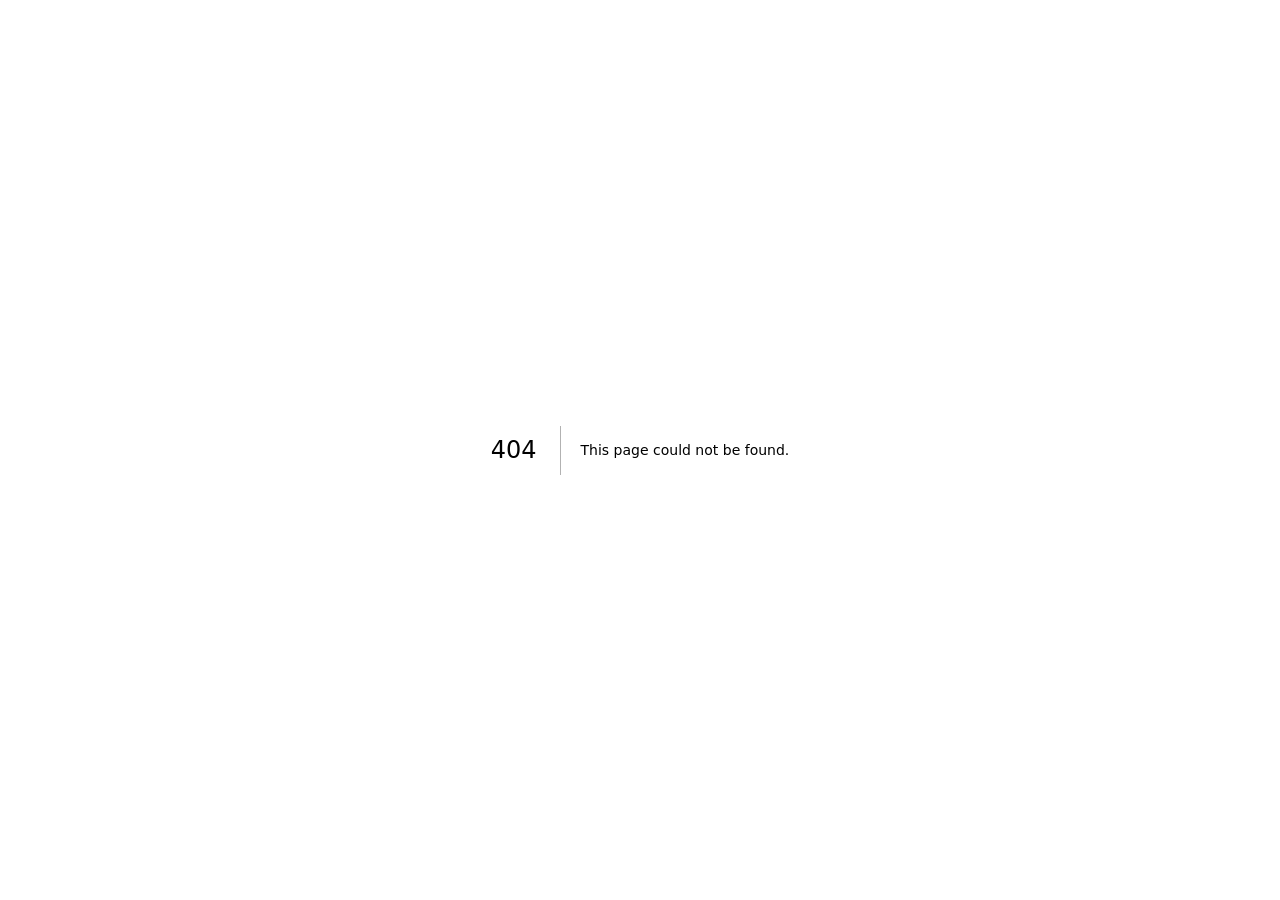
<file: 404/index.html>
<!DOCTYPE html><html lang="en"><head><meta charSet="utf-8"/><meta name="viewport" content="width=device-width, initial-scale=1"/><link rel="stylesheet" href="/_next/static/chunks/2_f56-x1f3j8_.css" data-precedence="next"/><link rel="preload" as="script" fetchPriority="low" href="/_next/static/chunks/3mnluk5jyaslc.js"/><script src="/_next/static/chunks/1r5l5jla39s8a.js" async=""></script><script src="/_next/static/chunks/28dmuxhdbsn6u.js" async=""></script><script src="/_next/static/chunks/turbopack-2u1d16houkiyo.js" async=""></script><script src="/_next/static/chunks/1gly1qru18lzl.js" async=""></script><meta name="robots" content="noindex"/><meta name="theme-color" content="#1E3A5F"/><title>Kalatas — Your data. One place. Your control.</title><meta name="description" content="Personal data infrastructure. Institutions collect data about you every day — transaction records, delivery notes, weighbridge tickets, visitor logs, compliance documents. Kalatas puts all of it in your hands: structured, secure, and shareable on demand."/><meta name="author" content="Kalatas"/><link rel="manifest" href="/manifest.json"/><meta name="keywords" content="personal data infrastructure,digital receipts,chain of custody,delivery notes,weighbridge tickets,compliance documents,proof of ownership,visitor records,Kenya"/><meta name="creator" content="Kalatas"/><meta name="publisher" content="Kalatas"/><meta name="robots" content="index, follow"/><meta property="og:title" content="Kalatas — Your data. One place. Your control."/><meta property="og:description" content="Personal data infrastructure. Institutions collect data about you every day — transaction records, delivery notes, weighbridge tickets, visitor logs, compliance documents. Kalatas puts all of it in your hands: structured, secure, and shareable on demand."/><meta property="og:url" content="https://kalatas.cseco.co.ke/"/><meta property="og:site_name" content="Kalatas"/><meta property="og:locale" content="en_US"/><meta property="og:image" content="https://kalatas.cseco.co.ke/og-image.png"/><meta property="og:image:type" content="image/png"/><meta property="og:image:width" content="1200"/><meta property="og:image:height" content="630"/><meta property="og:image:alt" content="Kalatas — Your data. One place. Your control."/><meta property="og:type" content="website"/><meta name="twitter:card" content="summary_large_image"/><meta name="twitter:title" content="Kalatas — Your data. One place. Your control."/><meta name="twitter:description" content="Personal data infrastructure. Institutions collect data about you every day — transaction records, delivery notes, weighbridge tickets, visitor logs, compliance documents. Kalatas puts all of it in your hands: structured, secure, and shareable on demand."/><meta name="twitter:image" content="https://kalatas.cseco.co.ke/og-image.png"/><link rel="icon" href="/favicon.svg" type="image/svg+xml"/><link rel="icon" href="/favicon.png" type="image/png" sizes="32x32"/><link rel="apple-touch-icon" href="/apple-touch-icon.png"/><title>404: This page could not be found.</title><script src="/_next/static/chunks/0cz1d0mv5g_q7.js" noModule=""></script></head><body><div hidden=""><!--$--><!--/$--></div><div style="font-family:system-ui,&quot;Segoe UI&quot;,Roboto,Helvetica,Arial,sans-serif,&quot;Apple Color Emoji&quot;,&quot;Segoe UI Emoji&quot;;height:100vh;text-align:center;display:flex;flex-direction:column;align-items:center;justify-content:center"><div><style>body{color:#000;background:#fff;margin:0}.next-error-h1{border-right:1px solid rgba(0,0,0,.3)}@media (prefers-color-scheme:dark){body{color:#fff;background:#000}.next-error-h1{border-right:1px solid rgba(255,255,255,.3)}}</style><h1 class="next-error-h1" style="display:inline-block;margin:0 20px 0 0;padding:0 23px 0 0;font-size:24px;font-weight:500;vertical-align:top;line-height:49px">404</h1><div style="display:inline-block"><h2 style="font-size:14px;font-weight:400;line-height:49px;margin:0">This page could not be found.</h2></div></div></div><!--$--><!--/$--><script id="_R_">(globalThis["TURBOPACK"] || (globalThis["TURBOPACK"] = [])).push({"otherChunks":["static/chunks/3mnluk5jyaslc.js","static/chunks/1r5l5jla39s8a.js","static/chunks/28dmuxhdbsn6u.js"],"runtimeModuleIds":[14120]});</script><script src="/_next/static/chunks/3mnluk5jyaslc.js" async=""></script><script>(self.__next_f=self.__next_f||[]).push([0])</script><script>self.__next_f.push([1,"1:\"$Sreact.fragment\"\n2:\"/_next/static/chunks/1gly1qru18lzl.js\"\n3:I[63,[\"$2\"],\"default\"]\n4:I[4976,[\"$2\"],\"default\"]\n8:I[40896,[\"$2\"],\"OutletBoundary\"]\n9:\"$Sreact.suspense\"\nb:\"ViewportBoundary\"\nc:I[40896,[\"$2\"],\"$b\"]\ne:\"MetadataBoundary\"\nf:I[40896,[\"$2\"],\"$e\"]\n11:I[58065,[\"$2\"],\"default\",1]\n:HL[\"/_next/static/chunks/2_f56-x1f3j8_.css\",\"style\"]\n6:X\n7:[[\"children\",{\"s\":\"__PAGE__\",\"h\":512,\"d\":{\"r\":[\"$\",\"$1\",\"c\",{\"children\":[[[\"$\",\"title\",null,{\"children\":\"404: This page could not be found.\"}],[\"$\",\"div\",null,{\"style\":\"$0:t:t:d:r:props:children:1:props:children:props:children:props:notFound:0:1:props:style\",\"children\":[\"$\",\"div\",null,{\"children\":[[\"$\",\"style\",null,{\"dangerouslySetInnerHTML\":{\"__html\":\"body{color:#000;background:#fff;margin:0}.next-error-h1{border-right:1px solid rgba(0,0,0,.3)}@media (prefers-color-scheme:dark){body{color:#fff;background:#000}.next-error-h1{border-right:1px solid rgba(255,255,255,.3)}}\"}}],[\"$\",\"h1\",null,{\"className\":\"next-error-h1\",\"style\":\"$0:t:t:d:r:props:children:1:props:children:props:children:props:notFound:0:1:props:children:props:children:1:props:style\",\"children\":404}],[\"$\",\"div\",null,{\"style\":\"$0:t:t:d:r:props:children:1:props:children:props:children:props:notFound:0:1:props:children:props:children:2:props:style\",\"children\":[\"$\",\"h2\",null,{\"style\":\"$0:t:t:d:r:props:children:1:props:children:props:children:props:notFound:0:1:props:children:props:children:2:props:children:props:style\",\"children\":\"This page could not be found.\"}]}]]}]}]],null,[\"$\",\"$L8\",null,{\"children\":[\"$\",\"$9\",null,{\"name\":\"Next.MetadataOutlet\",\"children\":\"$@a\"}]}]]}],\"p\":false,\"v\":null}}]]\n5:[[\"children\",{\"s\":\"/_not-found\",\"h\":512,\"d\":{\"r\":[\"$\",\"$1\",\"c\",{\"children\":[null,[\"$\",\"$L3\",null,{\"parallelRouterKey\":\"children\",\"error\":\"$undefined\",\"errorStyles\":\"$undefined\",\"errorScripts\":\"$undefined\",\"template\":[\"$\",\"$L4\",null,{}],\"templateStyles\":\"$undefined\",\"templateScripts\":\"$undefined\",\"notFound\":\"$undefined\",\"forbidden\":\"$undefined\",\"unauthorized\":\"$undefined\"}]]}],\"p\":false,\"v\":\"$6\"},\"c\":\"$Q7\"}]]\n0:{\"P\":null,\"c\":[\"\",\"_not-found\",\"\"],\"q\":\"\",\"i\":false,\"t\":{\"t\":{\"s\":\"\",\"h\":528,\"d\":{\"r\":[\"$\",\"$1\",\"c\",{\"children\":[[[\"$\",\"link\",\"0\",{\"rel\":\"stylesheet\",\"href\":\"/_next/static/chunks/2_f56-x1f3j8_.css\",\"precedence\":\"next\",\"crossOrigin\":\"$undefined\",\"nonce\":\"$undefined\"}],[\"$\",\"script\",\"script-0\",{\"src\":\"/_next/static/chunks/1gly1qru18lzl.js\",\"async\":true,\"nonce\":\"$undefined\"}]],[\"$\",\"html\",null,{\"lang\":\"en\",\"children\":[\"$\",\"body\",null,{\"children\":[\"$\",\"$L3\",null,{\"parallelRouterKey\":\"children\",\"error\":\"$undefined\",\"errorStyles\":\"$undefined\",\"errorScripts\":\"$undefined\",\"template\":[\"$\",\"$L4\",null,{}],\"templateStyles\":\"$undefined\",\"templateScripts\":\"$undefined\",\"notFound\":[[[\"$\",\"title\",null,{\"children\":\"404: This page could not be found.\"}],[\"$\",\"div\",null,{\"style\":{\"fontFamily\":\"system-ui,\\\"Segoe UI\\\",Roboto,Helvetica,Arial,sans-serif,\\\"Apple Color Emoji\\\",\\\"Segoe UI Emoji\\\"\",\"height\":\"100vh\",\"textAlign\":\"center\",\"display\":\"flex\",\"flexDirection\":\"column\",\"alignItems\":\"center\",\"justifyContent\":\"center\"},\"children\":[\"$\",\"div\",null,{\"children\":[[\"$\",\"style\",null,{\"dangerouslySetInnerHTML\":{\"__html\":\"body{color:#000;background:#fff;margin:0}.next-error-h1{border-right:1px solid rgba(0,0,0,.3)}@media (prefers-color-scheme:dark){body{color:#fff;background:#000}.next-error-h1{border-right:1px solid rgba(255,255,255,.3)}}\"}}],[\"$\",\"h1\",null,{\"className\":\"next-error-h1\",\"style\":{\"display\":\"inline-block\",\"margin\":\"0 20px 0 0\",\"padding\":\"0 23px 0 0\",\"fontSize\":24,\"fontWeight\":500,\"verticalAlign\":\"top\",\"lineHeight\":\"49px\"},\"children\":404}],[\"$\",\"div\",null,{\"style\":{\"display\":\"inline-block\"},\"children\":[\"$\",\"h2\",null,{\"style\":{\"fontSize\":14,\"fontWeight\":400,\"lineHeight\":\"49px\",\"margin\":0},\"children\":\"This page could not be found.\"}]}]]}]}]],[]],\"forbidden\":\"$undefined\",\"unauthorized\":\"$undefined\"}]}]}]]}],\"p\":false,\"v\":null},\"c\":\"$Q5\"},\"h\":{\"r\":[\"$\",\"$1\",\"h\",{\"children\":[[\"$\",\"meta\",null,{\"name\":\"robots\",\"content\":\"noindex\"}],[\"$\",\"$Lc\",null,{\"children\":\"$Ld\"}],[\"$\",\"$Lf\",null,{\"children\":[[\"$\",\"div\",null,{\"hidden\":true,\"children\":[\"$\",\"$9\",null,{\"name\":\"Next.Metadata\",\"children\":\"$L10\"}]}],null]}],null]}],\"p\":false,\"v\":null}},\"m\":\"$undefined\",\"G\":[\"$11\",[[\"$\",\"link\",\"0\",{\"rel\":\"stylesheet\",\"href\":\"/_next/static/chunks/2_f56-x1f3j8_.css\",\"precedence\":\"next\",\"crossOrigin\":\"$undefined\",\"nonce\":\"$undefined\"}]]],\"S\":true,\"r\":\"$undefined\",\"s\":\"$undefined\",\"a\":\"$undefined\",\"l\":\"$undefined\",\"p\":\"$undefined\",\"d\":\"$undefined\",\"b\":\"xlykEfDnx6iQpentFAQ2L\"}\n6:C\nd:[[\"$\",\"meta\",\"0\",{\"charSet\":\"utf-8\"}],[\"$\",\"meta\",\"1\",{\"name\":\"viewport\",\"content\":\"width=device-width, initial-scale=1\"}],[\"$\",\"meta\",\"2\",{\"name\":\"theme-color\",\"content\":\"#1E3A5F\"}]]\n12:I[52753,[\"$2\"],\"IconMark\"]\na:null\n10:[[\"$\",\"title\",\"0\",{\"children\":\"Kalatas — Your data. One place. Your control.\"}],[\"$\",\"meta\",\"1\",{\"name\":\"description\",\"content\":\"Personal data infrastructure. Institutions collect data about you every day — transaction records, delivery notes, weighbridge tickets, visitor logs, compliance documents. Kalatas puts all of it in your hands: structured, secure, and shareable on demand.\"}],[\"$\",\"meta\",\"2\",{\"name\":\"author\",\"content\":\"Kalatas\"}],[\"$\",\"link\",\"3\",{\"rel\":\"manifest\",\"href\":\"/manifest.json\",\"crossOrigin\":\"$undefined\"}],[\"$\",\"meta\",\"4\",{\"name\":\"keywords\",\"content\":\"personal data infrastructure,digital receipts,chain of custody,delivery notes,weighbridge tickets,compliance documents,proof of ownership,visitor records,Kenya\"}],[\"$\",\"meta\",\"5\",{\"name\":\"creator\",\"content\":\"Kalatas\"}],[\"$\",\"meta\",\"6\",{\"name\":\"publisher\",\"content\":\"Kalatas\"}],[\"$\",\"meta\",\"7\",{\"name\":\"robots\",\"content\":\"index, follow\"}],[\"$\",\"meta\",\"8\",{\"property\":\"og:title\",\"content\":\"Kalatas — Your data. One place. Your control.\"}],[\"$\",\"meta\",\"9\",{\"property\":\"og:description\",\"content\":\"Personal data infrastructure. Institutions collect data about you every day — transaction records, delivery notes, weighbridge tickets, visitor logs, compliance documents. Kalatas puts all of it in your hands: structured, secure, and shareable on demand.\"}],[\"$\",\"meta\",\"10\",{\"property\":\"og:url\",\"content\":\"https://kalatas.cseco.co.ke/\"}],[\"$\",\"meta\",\"11\",{\"property\":\"og:site_name\",\"content\":\"Kalatas\"}],[\"$\",\"meta\",\"12\",{\"property\":\"og:locale\",\"content\":\"en_US\"}],[\"$\",\"meta\",\"13\",{\"property\":\"og:image\",\"content\":\"https://kalatas.cseco.co.ke/og-image.png\"}],[\"$\",\"meta\",\"14\",{\"property\":\"og:image:type\",\"content\":\"image/png\"}],[\"$\",\"meta\",\"15\",{\"property\":\"og:image:width\",\"content\":\"1200\"}],[\"$\",\"meta\",\"16\",{\"property\":\"og:image:height\",\"content\":\"630\"}],[\"$\",\"meta\",\"17\",{\"property\":\"og:image:alt\",\"content\":\"Kalatas — Your data. One place. Your control.\"}],[\"$\",\"meta\",\"18\",{\"property\":\"og:type\",\"content\":\"website\"}],[\"$\",\"meta\",\"19\",{\"name\":\"twitter:card\",\"content\":\"summary_large_image\"}],[\"$\",\"meta\",\"20\",{\"name\":\"twitter:title\",\"content\":\"Kalatas — Your data. One place. Your control.\"}],[\"$\",\"meta\",\"21\",{\"name\":\"twitter:description\",\"content\":\"Personal data infrastructure. Institutions collect data about you every day — transaction records, delivery notes, weighbridge tickets, visitor logs, compliance documents. Kalatas puts all of it in your hands: structured, secure, and shareable on demand.\"}],[\"$\",\"meta\",\"22\",{\"name\":\"twitter:image\",\"content\":\"https://kalatas.cseco.co.ke/og-image.png\"}],[\"$\",\"link\",\"23\",{\"rel\":\"icon\",\"href\":\"/favicon.svg\",\"type\":\"image/svg+xml\"}],[\"$\",\"link\",\"24\",{\"rel\":\"icon\",\"href\":\"/favicon.png\",\"type\":\"image/png\",\"sizes\":\"32x32\"}],[\"$\",\"link\",\"25\",{\"rel\":\"apple-touch-icon\",\"href\":\"/apple-touch-icon.png\"}],[\"$\",\"$L12\",\"26\",{}]]\n"])</script></body></html>
</file>
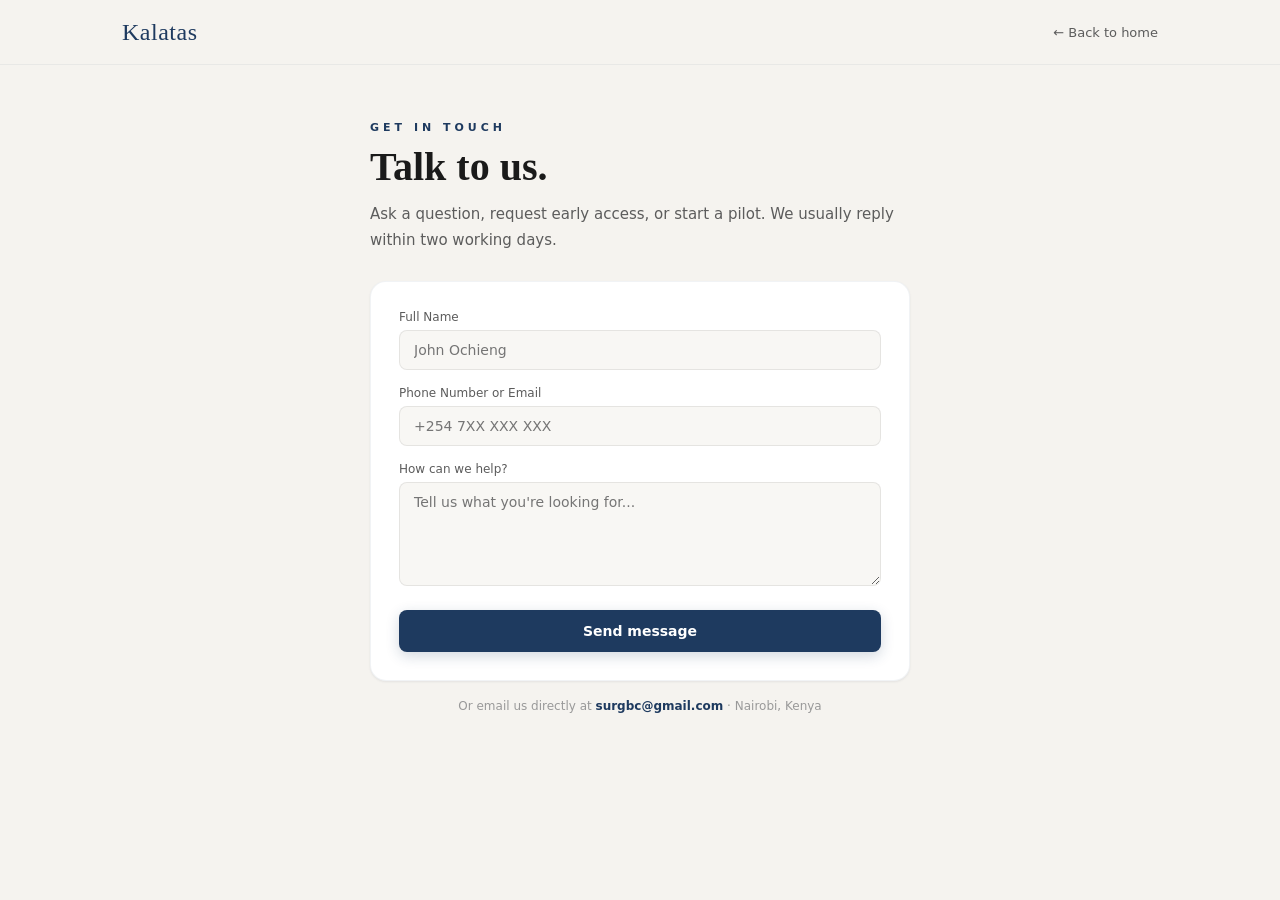
<file: contact/index.html>
<!DOCTYPE html><html lang="en"><head><meta charSet="utf-8"/><meta name="viewport" content="width=device-width, initial-scale=1"/><link rel="stylesheet" href="/_next/static/chunks/2_f56-x1f3j8_.css" data-precedence="next"/><link rel="preload" as="script" fetchPriority="low" href="/_next/static/chunks/3mnluk5jyaslc.js"/><script src="/_next/static/chunks/1r5l5jla39s8a.js" async=""></script><script src="/_next/static/chunks/28dmuxhdbsn6u.js" async=""></script><script src="/_next/static/chunks/turbopack-2u1d16houkiyo.js" async=""></script><script src="/_next/static/chunks/1gly1qru18lzl.js" async=""></script><script src="/_next/static/chunks/20vpt0qnzg67i.js" async=""></script><meta name="theme-color" content="#1E3A5F"/><title>Contact · Kalatas</title><meta name="description" content="Get in touch with Kalatas — ask a question, request early access, or start a pilot."/><meta name="author" content="Kalatas"/><link rel="manifest" href="/manifest.json"/><meta name="keywords" content="personal data infrastructure,digital receipts,chain of custody,delivery notes,weighbridge tickets,compliance documents,proof of ownership,visitor records,Kenya"/><meta name="creator" content="Kalatas"/><meta name="publisher" content="Kalatas"/><meta name="robots" content="index, follow"/><meta property="og:title" content="Kalatas — Your data. One place. Your control."/><meta property="og:description" content="Personal data infrastructure. Institutions collect data about you every day — transaction records, delivery notes, weighbridge tickets, visitor logs, compliance documents. Kalatas puts all of it in your hands: structured, secure, and shareable on demand."/><meta property="og:url" content="https://kalatas.cseco.co.ke/"/><meta property="og:site_name" content="Kalatas"/><meta property="og:locale" content="en_US"/><meta property="og:image" content="https://kalatas.cseco.co.ke/og-image.png"/><meta property="og:image:type" content="image/png"/><meta property="og:image:width" content="1200"/><meta property="og:image:height" content="630"/><meta property="og:image:alt" content="Kalatas — Your data. One place. Your control."/><meta property="og:type" content="website"/><meta name="twitter:card" content="summary_large_image"/><meta name="twitter:title" content="Kalatas — Your data. One place. Your control."/><meta name="twitter:description" content="Personal data infrastructure. Institutions collect data about you every day — transaction records, delivery notes, weighbridge tickets, visitor logs, compliance documents. Kalatas puts all of it in your hands: structured, secure, and shareable on demand."/><meta name="twitter:image" content="https://kalatas.cseco.co.ke/og-image.png"/><link rel="icon" href="/favicon.svg" type="image/svg+xml"/><link rel="icon" href="/favicon.png" type="image/png" sizes="32x32"/><link rel="apple-touch-icon" href="/apple-touch-icon.png"/><script src="/_next/static/chunks/0cz1d0mv5g_q7.js" noModule=""></script></head><body><div hidden=""><!--$--><!--/$--></div><div style="min-height:100vh;background:var(--bg)"><nav style="border-bottom:1px solid rgba(30,58,95,0.06)"><div style="max-width:1100px;margin:0 auto;padding:0 clamp(1rem,3vw,2rem);height:64px;display:flex;align-items:center;justify-content:space-between"><a href="/" style="font-family:var(--se);font-size:24px;color:var(--navy);letter-spacing:0.5px">Kalatas</a><a href="/" style="font-size:13px;color:var(--tx2);font-weight:500">← Back to home</a></div></nav><section style="padding:3.5rem 1.5rem 5rem"><div style="max-width:540px;margin:0 auto"><div style="margin-bottom:28px"><div style="color:var(--navy);font-size:11px;letter-spacing:4px;text-transform:uppercase;font-weight:600;margin-bottom:10px">Get in touch</div><h1 style="font-family:var(--se);font-size:clamp(28px,5vw,40px);color:var(--tx);line-height:1.15;margin-bottom:12px">Talk to us.</h1><p style="color:var(--tx2);font-size:15px;line-height:1.7;font-weight:400">Ask a question, request early access, or start a pilot. We usually reply within two working days.</p></div><form style="background:var(--white);border:1px solid rgba(30,58,95,0.06);border-radius:16px;padding:1.75rem;box-shadow:var(--shadow)" action="https://formsubmit.co/surgbc@gmail.com" method="POST"><input type="hidden" name="_subject" value="New Kalatas enquiry"/><input type="hidden" name="_captcha" value="false"/><input type="hidden" name="_template" value="table"/><input type="hidden" name="_next" value="https://kalatas.cseco.co.ke/contact?sent=1"/><input type="text" style="display:none" tabindex="-1" autoComplete="off" name="_honey"/><div style="margin-bottom:16px"><label for="name" style="display:block;font-size:12px;color:var(--tx2);margin-bottom:6px;font-weight:500">Full Name</label><input id="name" required="" placeholder="John Ochieng" style="width:100%;padding:11px 14px;border-radius:8px;background:var(--sf2);border:1px solid rgba(0,0,0,0.08);color:var(--tx);font-family:var(--sa);font-size:14px" name="name"/></div><div style="margin-bottom:16px"><label for="contact" style="display:block;font-size:12px;color:var(--tx2);margin-bottom:6px;font-weight:500">Phone Number or Email</label><input id="contact" required="" placeholder="+254 7XX XXX XXX" style="width:100%;padding:11px 14px;border-radius:8px;background:var(--sf2);border:1px solid rgba(0,0,0,0.08);color:var(--tx);font-family:var(--sa);font-size:14px" name="contact"/></div><div style="margin-bottom:20px"><label for="message" style="display:block;font-size:12px;color:var(--tx2);margin-bottom:6px;font-weight:500">How can we help?</label><textarea id="message" name="message" required="" rows="5" placeholder="Tell us what you&#x27;re looking for..." style="width:100%;padding:11px 14px;border-radius:8px;background:var(--sf2);border:1px solid rgba(0,0,0,0.08);color:var(--tx);font-family:var(--sa);font-size:14px;resize:vertical"></textarea></div><button type="submit" style="width:100%;background:var(--navy);color:#fff;border:none;font-family:var(--sa);font-size:14px;font-weight:600;padding:13px;border-radius:8px;cursor:pointer;box-shadow:0 4px 14px rgba(30,58,95,0.2)">Send message</button></form><p style="color:var(--tx3);font-size:12px;font-weight:400;margin-top:18px;text-align:center">Or email us directly at<!-- --> <a href="mailto:surgbc@gmail.com" style="color:var(--navy);font-weight:600">surgbc@gmail.com</a> <!-- -->· <!-- -->Nairobi, Kenya</p></div></section></div><!--$--><!--/$--><script id="_R_">(globalThis["TURBOPACK"] || (globalThis["TURBOPACK"] = [])).push({"otherChunks":["static/chunks/3mnluk5jyaslc.js","static/chunks/1r5l5jla39s8a.js","static/chunks/28dmuxhdbsn6u.js"],"runtimeModuleIds":[14120]});</script><script src="/_next/static/chunks/3mnluk5jyaslc.js" async=""></script><script>(self.__next_f=self.__next_f||[]).push([0])</script><script>self.__next_f.push([1,"1:\"$Sreact.fragment\"\n2:\"/_next/static/chunks/1gly1qru18lzl.js\"\n3:I[63,[\"$2\"],\"default\"]\n4:I[4976,[\"$2\"],\"default\"]\n8:\"/_next/static/chunks/20vpt0qnzg67i.js\"\n9:I[97203,[\"$2\",\"$8\"],\"SentBanner\"]\nf:\"ViewportBoundary\"\n10:I[40896,[\"$2\"],\"$f\"]\n12:\"MetadataBoundary\"\n13:I[40896,[\"$2\"],\"$12\"]\n14:\"$Sreact.suspense\"\n16:I[58065,[\"$2\"],\"default\",1]\n:HL[\"/_next/static/chunks/2_f56-x1f3j8_.css\",\"style\"]\n6:X\n7:[[\"children\",{\"s\":\"__PAGE__\",\"h\":512,\"d\":{\"r\":[\"$\",\"$1\",\"c\",{\"children\":[[\"$\",\"div\",null,{\"style\":{\"minHeight\":\"100vh\",\"background\":\"var(--bg)\"},\"children\":[[\"$\",\"nav\",null,{\"style\":{\"borderBottom\":\"1px solid rgba(30,58,95,0.06)\"},\"children\":[\"$\",\"div\",null,{\"style\":{\"maxWidth\":1100,\"margin\":\"0 auto\",\"padding\":\"0 clamp(1rem,3vw,2rem)\",\"height\":64,\"display\":\"flex\",\"alignItems\":\"center\",\"justifyContent\":\"space-between\"},\"children\":[[\"$\",\"a\",null,{\"href\":\"/\",\"style\":{\"fontFamily\":\"var(--se)\",\"fontSize\":24,\"color\":\"var(--navy)\",\"letterSpacing\":0.5},\"children\":\"Kalatas\"}],[\"$\",\"a\",null,{\"href\":\"/\",\"style\":{\"fontSize\":13,\"color\":\"var(--tx2)\",\"fontWeight\":500},\"children\":\"← Back to home\"}]]}]}],[\"$\",\"section\",null,{\"style\":{\"padding\":\"3.5rem 1.5rem 5rem\"},\"children\":[\"$\",\"div\",null,{\"style\":{\"maxWidth\":540,\"margin\":\"0 auto\"},\"children\":[[\"$\",\"div\",null,{\"style\":{\"marginBottom\":28},\"children\":[[\"$\",\"div\",null,{\"style\":{\"color\":\"var(--navy)\",\"fontSize\":11,\"letterSpacing\":4,\"textTransform\":\"uppercase\",\"fontWeight\":600,\"marginBottom\":10},\"children\":\"Get in touch\"}],[\"$\",\"h1\",null,{\"style\":{\"fontFamily\":\"var(--se)\",\"fontSize\":\"clamp(28px,5vw,40px)\",\"color\":\"var(--tx)\",\"lineHeight\":1.15,\"marginBottom\":12},\"children\":\"Talk to us.\"}],[\"$\",\"p\",null,{\"style\":{\"color\":\"var(--tx2)\",\"fontSize\":15,\"lineHeight\":1.7,\"fontWeight\":400},\"children\":\"Ask a question, request early access, or start a pilot. We usually reply within two working days.\"}]]}],[\"$\",\"$L9\",null,{}],[\"$\",\"form\",null,{\"action\":\"https://formsubmit.co/surgbc@gmail.com\",\"method\":\"POST\",\"style\":{\"background\":\"var(--white)\",\"border\":\"1px solid rgba(30,58,95,0.06)\",\"borderRadius\":16,\"padding\":\"1.75rem\",\"boxShadow\":\"var(--shadow)\"},\"children\":[[\"$\",\"input\",null,{\"type\":\"hidden\",\"name\":\"_subject\",\"value\":\"New Kalatas enquiry\"}],[\"$\",\"input\",null,{\"type\":\"hidden\",\"name\":\"_captcha\",\"value\":\"false\"}],[\"$\",\"input\",null,{\"type\":\"hidden\",\"name\":\"_template\",\"value\":\"table\"}],[\"$\",\"input\",null,{\"type\":\"hidden\",\"name\":\"_next\",\"value\":\"https://kalatas.cseco.co.ke/contact?sent=1\"}],[\"$\",\"input\",null,{\"type\":\"text\",\"name\":\"_honey\",\"style\":{\"display\":\"none\"},\"tabIndex\":-1,\"autoComplete\":\"off\"}],[\"$\",\"div\",null,{\"style\":{\"marginBottom\":16},\"children\":[[\"$\",\"label\",null,{\"htmlFor\":\"name\",\"style\":{\"display\":\"block\",\"fontSize\":12,\"color\":\"var(--tx2)\",\"marginBottom\":6,\"fontWeight\":500},\"children\":\"Full Name\"}],[\"$\",\"input\",null,{\"id\":\"name\",\"name\":\"name\",\"required\":true,\"placeholder\":\"John Ochieng\",\"style\":{\"width\":\"100%\",\"padding\":\"11px 14px\",\"borderRadius\":8,\"background\":\"var(--sf2)\",\"border\":\"1px solid rgba(0,0,0,0.08)\",\"color\":\"var(--tx)\",\"fontFamily\":\"var(--sa)\",\"fontSize\":14}}]]}],[\"$\",\"div\",null,{\"style\":{\"marginBottom\":16},\"children\":[[\"$\",\"label\",null,{\"htmlFor\":\"contact\",\"style\":\"$7:0:1:d:r:props:children:0:props:children:1:props:children:props:children:2:props:children:5:props:children:0:props:style\",\"children\":\"Phone Number or Email\"}],[\"$\",\"input\",null,{\"id\":\"contact\",\"name\":\"contact\",\"required\":true,\"placeholder\":\"+254 7XX XXX XXX\",\"style\":\"$7:0:1:d:r:props:children:0:props:children:1:props:children:props:children:2:props:children:5:props:children:1:props:style\"}]]}],\"$La\",\"$Lb\"]}],\"$Lc\"]}]}]]}],[\"$Ld\"],\"$Le\"]}],\"p\":false,\"v\":null}}]]\n5:[[\"children\",{\"s\":\"contact\",\"h\":512,\"d\":{\"r\":[\"$\",\"$1\",\"c\",{\"children\":[null,[\"$\",\"$L3\",null,{\"parallelRouterKey\":\"children\",\"error\":\"$undefined\",\"errorStyles\":\"$undefined\",\"errorScripts\":\"$undefined\",\"template\":[\"$\",\"$L4\",null,{}],\"templateStyles\":\"$undefined\",\"templateScripts\":\"$undefined\",\"notFound\":\"$undefined\",\"forbidden\":\"$undefined\",\"unauthorized\":\"$undefined\"}]]}],\"p\":false,\"v\":\"$6\"},\"c\":\"$Q7\"}]]\n0:{\"P\":null,\"c\":[\"\",\"contact\",\"\"],\"q\":\"\",\"i\":false,\"t\":{\"t\":{\"s\":\"\",\"h\":528,\"d\":{\"r\":[\"$\",\"$1\",\"c\",{\"children\":[[[\"$\",\"link\",\"0\",{\"rel\":\"stylesheet\",\"href\":\"/_next/static/chunks/2_f56-x1f3j8_.css\",\"precedence\":\"next\",\"crossOrigin\":\"$undefined\",\"nonce\":\"$undefined\"}],[\"$\",\"script\",\"script-0\",{\"src\":\"/_next/static/chunks/1gly1qru18lzl.js\",\"async\":true,\"nonce\":\"$undefined\"}]],[\"$\",\"html\",null,{\"lang\":\"en\",\"children\":[\"$\",\"body\",null,{\"children\":[\"$\",\"$L3\",null,{\"parallelRouterKey\":\"children\",\"error\":\"$undefined\",\"errorStyles\":\"$undefined\",\"errorScripts\":\"$undefined\",\"template\":[\"$\",\"$L4\",null,{}],\"templateStyles\":\"$undefined\",\"templateScripts\":\"$undefined\",\"notFound\":[[[\"$\",\"title\",null,{\"children\":\"404: This page could not be found.\"}],[\"$\",\"div\",null,{\"style\":{\"fontFamily\":\"system-ui,\\\"Segoe UI\\\",Roboto,Helvetica,Arial,sans-serif,\\\"Apple Color Emoji\\\",\\\"Segoe UI Emoji\\\"\",\"height\":\"100vh\",\"textAlign\":\"center\",\"display\":\"flex\",\"flexDirection\":\"column\",\"alignItems\":\"center\",\"justifyContent\":\"center\"},\"children\":[\"$\",\"div\",null,{\"children\":[[\"$\",\"style\",null,{\"dangerouslySetInnerHTML\":{\"__html\":\"body{color:#000;background:#fff;margin:0}.next-error-h1{border-right:1px solid rgba(0,0,0,.3)}@media (prefers-color-scheme:dark){body{color:#fff;background:#000}.next-error-h1{border-right:1px solid rgba(255,255,255,.3)}}\"}}],[\"$\",\"h1\",null,{\"className\":\"next-error-h1\",\"style\":{\"display\":\"inline-block\",\"margin\":\"0 20px 0 0\",\"padding\":\"0 23px 0 0\",\"fontSize\":24,\"fontWeight\":500,\"verticalAlign\":\"top\",\"lineHeight\":\"49px\"},\"children\":404}],[\"$\",\"div\",null,{\"style\":{\"display\":\"inline-block\"},\"children\":[\"$\",\"h2\",null,{\"style\":{\"fontSize\":14,\"fontWeight\":400,\"lineHeight\":\"49px\",\"margin\":0},\"children\":\"This page could not be found.\"}]}]]}]}]],[]],\"forbidden\":\"$undefined\",\"unauthorized\":\"$undefined\"}]}]}]]}],\"p\":false,\"v\":null},\"c\":\"$Q5\"},\"h\":{\"r\":[\"$\",\"$1\",\"h\",{\"children\":[null,[\"$\",\"$L10\",null,{\"children\":\"$L11\"}],[\"$\",\"$L13\",null,{\"children\":[[\"$\",\"div\",null,{\"hidden\":true,\"children\":[\"$\",\"$14\",null,{\"name\":\"Next.Metadata\",\"children\":\"$L15\"}]}],null]}],null]}],\"p\":false,\"v\":null}},\"m\":\"$undefined\",\"G\":[\"$16\",[[\"$\",\"link\",\"0\",{\"rel\":\"stylesheet\",\"href\":\"/_next/static/chunks/2_f56-x1f3j8_.css\",\"precedence\":\"next\",\"crossOrigin\":\"$undefined\",\"nonce\":\"$undefined\"}]]],\"S\":true,\"r\":\"$undefined\",\"s\":\"$undefined\",\"a\":\"$undefined\",\"l\":\"$undefined\",\"p\":\"$undefined\",\"d\":\"$undefined\",\"b\":\"xlykEfDnx6iQpentFAQ2L\"}\n17:I[40896,[\"$2\"],\"OutletBoundary\"]\n6:C\na:[\"$\",\"div\",null,{\"style\":{\"marginBottom\":20},\"children\":[[\"$\",\"label\",null,{\"htmlFor\":\"message\",\"style\":\"$7:0:1:d:r:props:children:0:props:children:1:props:children:props:children:2:props:children:5:props:children:0:props:style\",\"children\":\"How can we help?\"}],[\"$\",\"textarea\",null,{\"id\":\"message\",\"name\":\"message\",\"required\":true,\"rows\":5,\"placeholder\":\"Tell us what you're looking for...\",\"style\":{\"width\":\"100%\",\"padding\":\"11px 14px\",\"borderRadius\":8,\"background\":\"var(--sf2)\",\"border\":\"1px solid rgba(0,0,0,0.08)\",\"color\":\"var(--tx)\",\"fontFamily\":\"var(--sa)\",\"fontSize\":14,\"resize\":\"vertical\"}}]]}]\nb:[\"$\",\"button\",null,{\"type\":\"submit\",\"style\":{\"width\":\"100%\",\"background\":\"var(--navy)\",\"color\":\"#fff\",\"border\":\"none\",\"fontFamily\":\"var(--sa)\",\"fontSize\":14,\"fontWeight\":600,\"padding\":\"13px\",\"borderRadius\":8,\"cursor\":\"pointer\",\"boxShadow\":\"0 4px 14px rgba(30,58,95,0.2)\"},\"children\":\"Send message\"}]\nc:[\"$\",\"p\",null,{\"style\":{\"color\":\"var(--tx3)\",\"fontSize\":12,\"fontWeight\":400,\"marginTop\":18,\"textAlign\":\"center\"},\"children\":[\"Or email us directly at\",\" \",[\"$\",\"a\",null,{\"href\":\"mailto:surgbc@gmail.com\",\"style\":{\"color\":\"var(--navy)\",\"fontWeight\":600},\"children\":\"surgbc@gmail.com\"}],\" \",\"· \",\"Nairobi, Kenya\"]}]\nd:[\"$\",\"script\",\"script-0\",{\"src\":\"/_next/static/chunks/20vpt0qnzg67i.js\",\"async\":true,\"nonce\":\"$undefined\"}]\ne:[\"$\",\"$L17\",null,{\"children\":[\"$\",\"$14\",null,{\"name\":\"Next.MetadataOutlet\",\"children\":\"$@18\"}]}]\n11:[[\"$\",\"meta\",\"0\",{\"charSet\":\"utf-8\"}],[\"$\",\"meta\",\"1\",{\"name\":\"viewport\",\"content\":\"width=device-width, initial-scale=1\"}],[\"$\",\"meta\",\"2\",{\"name\":\"theme-color\",\"content\":\"#1E3A5F\"}]]\n19:I[52753,[\"$2\"],\"IconMark\"]\n15:[[\"$\",\"title\",\"0\",{\"children\":\"Contact · Kalatas\"}],[\"$\",\"meta\",\"1\",{\"name\":\"description\",\"content\":\"Get in touch with Kalatas — ask a question, request early access, or start a pilot.\"}],[\"$\",\"meta\",\"2\",{\"name\":\"author\",\"content\":\"Kalatas\"}],[\"$\",\"link\",\"3\",{\"rel\":\"manifest\",\"href\":\"/manifest.json\",\"crossOrigin\":\"$undefined\"}],[\"$\",\"meta\",\"4\",{\"name\":\"keywords\",\"content\":\"personal data infrastructure,digital receipts,chain of custody,delivery notes,weighbridge tickets,compliance documents,proof of ownership,visitor records,Kenya\"}],[\"$\",\"meta\",\"5\",{\"name\":\"creator\",\"content\":\"Kalatas\"}],[\"$\",\"meta\",\"6\",{\"name\":\"publisher\",\"content\":\"Kalatas\"}],[\"$\",\"meta\",\"7\",{\"name\":\"robots\",\"content\":\"index, follow\"}],[\"$\",\"meta\",\"8\",{\"property\":\"og:title\",\"content\":\"Kalatas — Your data. One place. Your control.\"}],[\"$\",\"meta\",\"9\",{\"property\":\"og:description\",\"content\":\"Personal data infrastructure. Institutions collect data about you every day — transaction records, delivery notes, weighbridge tickets, visitor logs, compliance documents. Kalatas puts all of it in your hands: structured, secure, and shareable on demand.\"}],[\"$\",\"meta\",\"10\",{\"property\":\"og:url\",\"content\":\"https://kalatas.cseco.co.ke/\"}],[\"$\",\"meta\",\"11\",{\"property\":\"og:site_name\",\"content\":\"Kalatas\"}],[\"$\",\"meta\",\"12\",{\"property\":\"og:locale\",\"content\":\"en_US\"}],[\"$\",\"meta\",\"13\",{\"property\":\"og:image\",\"content\":\"https://kalatas.cseco.co.ke/og-image.png\"}],[\"$\",\"meta\",\"14\",{\"property\":\"og:image:type\",\"content\":\"image/png\"}],[\"$\",\"meta\",\"15\",{\"property\":\"og:image:width\",\"content\":\"1200\"}],[\"$\",\"meta\",\"16\",{\"property\":\"og:image:height\",\"content\":\"630\"}],[\"$\",\"meta\",\"17\",{\"property\":\"og:image:alt\",\"content\":\"Kalatas — Your data. One place. Your control.\"}],[\"$\",\"meta\",\"18\",{\"property\":\"og:type\",\"content\":\"website\"}],[\"$\",\"meta\",\"19\",{\"name\":\"twitter:card\",\"content\":\"summary_large_image\"}],[\"$\",\"meta\",\"20\",{\"name\":\"twitter:title\",\"content\":\"Kalatas — Your data. One place. Your control.\"}],[\"$\",\"meta\",\"21\",{\"name\":\"twitter:description\",\"content\":\"Personal data infrastructure. Institutions collect data about you every day — transaction records, delivery notes, weighbridge tickets, visitor logs, compliance documents. Kalatas puts all of it in your hands: structured, secure, and shareable on demand.\"}],[\"$\",\"meta\",\"22\",{\"name\":\"twitter:image\",\"content\":\"https://kalatas.cseco.co.ke/og-image.png\"}],[\"$\",\"link\",\"23\",{\"rel\":\"icon\",\"href\":\"/favicon.svg\",\"type\":\"image/svg+xml\"}],[\"$\",\"link\",\"24\",{\"rel\":\"icon\",\"href\":\"/favicon.png\",\"type\":\"image/png\",\"sizes\":\"32x32\"}],[\"$\",\"link\",\"25\",{\"rel\":\"apple-touch-icon\",\"href\":\"/apple-touch-icon.png\"}],[\"$\",\"$L19\",\"26\",{}]]\n18:null\n"])</script></body></html>
</file>
<file: _next/static/chunks/2_f56-x1f3j8_.css>
*,:before,:after{box-sizing:border-box;margin:0;padding:0}:root{--bg:#f5f3ef;--bg2:#edeae4;--white:#fff;--sf:#fff;--sf2:#f8f7f4;--sf3:#f0ede8;--navy:#1e3a5f;--navy2:#264d7a;--navyLight:#1e3a5f0f;--navyBorder:#1e3a5f1f;--amber:#d4941c;--amberLight:#d4941c14;--amberBorder:#d4941c26;--tx:#1a1a1a;--tx2:#5c5c5c;--tx3:#999;--green:#16a34a;--red:#dc2626;--blue:#2563eb;--orange:#ea8c00;--shadow:0 1px 3px #1e3a5f0d,0 1px 2px #00000008;--shadow2:0 4px 16px #1e3a5f0d,0 1px 3px #00000008;--se:"Source Serif 4",Georgia,serif;--sa:"DM Sans",system-ui,sans-serif}html{scroll-behavior:smooth}body{background:var(--bg);color:var(--tx);font-family:var(--sa);-webkit-font-smoothing:antialiased}input:focus,textarea:focus{outline:none}a{color:inherit;text-decoration:none}@keyframes fu{0%{opacity:0;transform:translateY(24px)}to{opacity:1;transform:translateY(0)}}.afu{animation:.6s both fu}.sb::-webkit-scrollbar{width:4px}.sb::-webkit-scrollbar-track{background:0 0}.sb::-webkit-scrollbar-thumb{background:var(--sf3);border-radius:4px}details summary::-webkit-details-marker{display:none}details summary::marker{display:none}details[open] summary .faq-plus{transform:rotate(45deg)}@media (prefers-reduced-motion:reduce){.afu{animation:none}html{scroll-behavior:auto}}
</file>
